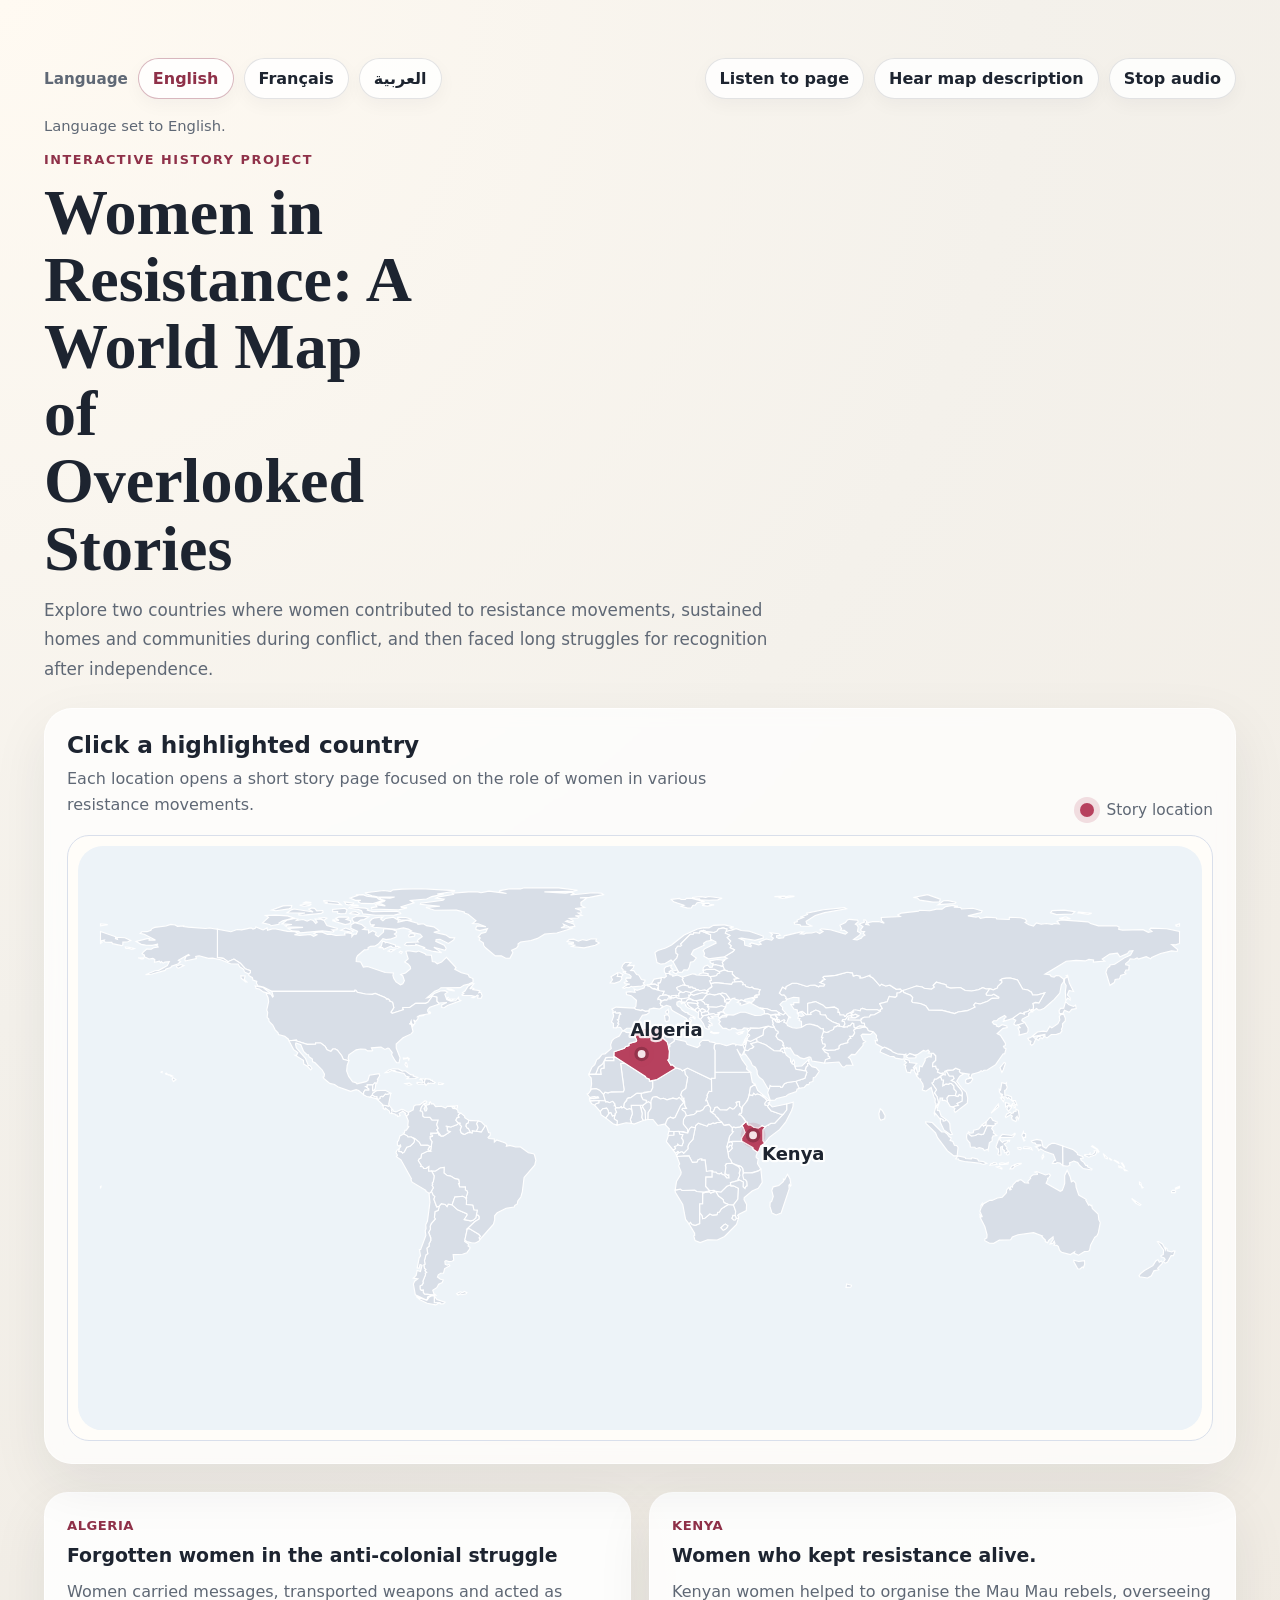
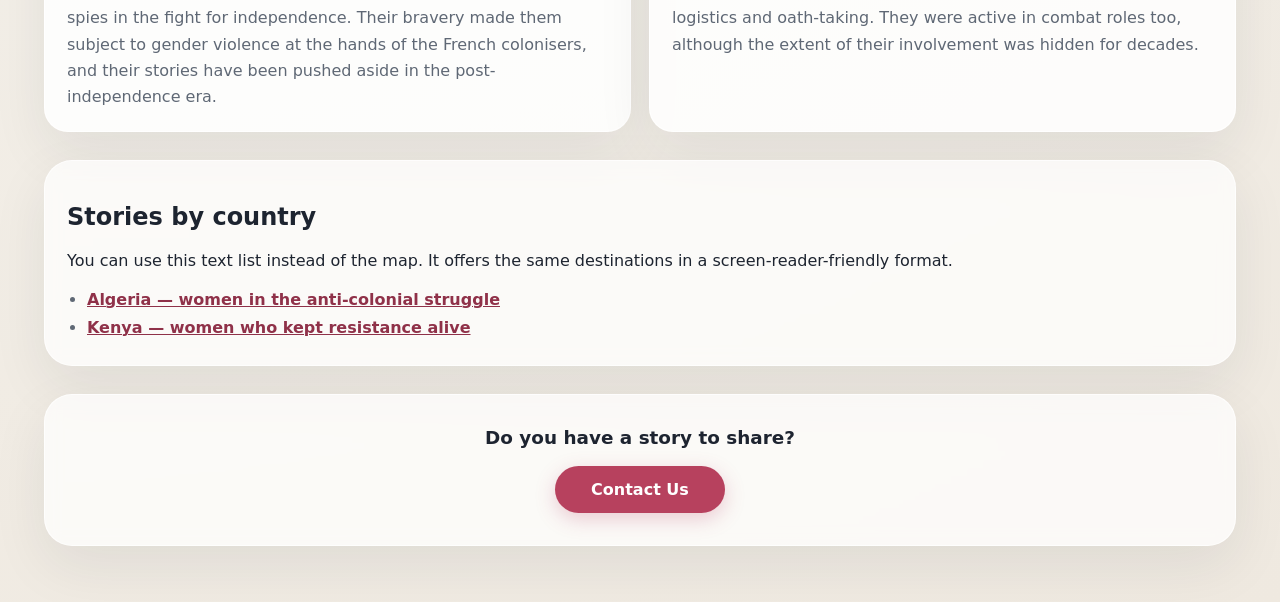
<file: index.html>
<!DOCTYPE html>
<html lang="en">
<head>
  <meta charset="UTF-8">
  <meta name="viewport" content="width=device-width, initial-scale=1.0">
  <title>Women in Resistance | World Map Stories</title>
  <link rel="stylesheet" href="styles.css">
</head>
<body data-page="index">
  <a class="skip-link" href="#main-content">Skip to main content</a>
  <div class="page-shell">
    <header class="hero">
      <div class="toolbar" aria-label="Accessibility and language controls">
        <div class="toolbar-group">
          <span class="toolbar-label" data-i18n="toolbar.language">Language</span>
          <button class="control-btn lang-btn" data-lang="en" aria-pressed="true">English</button>
          <button class="control-btn lang-btn" data-lang="fr" aria-pressed="false">Français</button>
          <button class="control-btn lang-btn" data-lang="ar" aria-pressed="false">العربية</button>
        </div>
        <div class="toolbar-group">
          <button class="control-btn tts-btn" type="button" data-i18n="toolbar.listen">Listen to page</button>
          <button class="control-btn map-desc-btn" type="button" data-i18n="toolbar.mapdesc">Hear map description</button>
          <button class="control-btn stop-tts-btn" type="button" data-i18n="toolbar.stop">Stop audio</button>
        </div>
      </div>
      <p class="status-note" aria-live="polite"></p>
      <div class="hero-copy">
        <p class="eyebrow" data-i18n="home.eyebrow">Interactive history project</p>
        <h1 data-i18n="home.title">Women in Resistance: A World Map of Overlooked Stories</h1>
        <p class="intro" data-i18n="home.intro">Explore two countries where women contributed to resistance movements, sustained homes and communities during conflict, and then faced long struggles for recognition after independence.</p>
    </header>

    <main class="content" id="main-content">
      <section class="map-panel">
        <div class="panel-head">
          <div>
            <h2 data-i18n="home.mapHeading">Click a highlighted country</h2>
            <p data-i18n="home.mapText">Each location opens a short story page focused on the role of women in various resistance movements.</p>
          </div>
          <div class="legend">
            <span><i class="legend-swatch"></i> <span data-i18n="home.legend">Story location</span></span>
          </div>
        </div>

        <div class="map-wrap">
          <svg class="world-map" viewBox="0 0 1000 520" role="img" aria-label="World map with Algeria and Kenya highlighted" aria-describedby="map-longdesc">
            <rect x="0" y="0" width="1000" height="520" rx="22" class="ocean"></rect>
            <g class="countries">
              <path class="country" d="M980.00,302.85 L980.00,304.15 L976.60,305.37 L976.26,304.37 L980.00,302.85 Z M973.79,306.35 L975.66,306.24 L976.58,307.01 L976.14,308.40 L973.02,308.44 L972.76,307.27 L973.79,306.35 Z M20.55,302.72 L20.22,304.00 L20.00,304.15 L20.00,302.85 L20.55,302.72 Z"/>
      <path class="country" d="M590.41,262.53 L600.53,268.26 L600.71,269.81 L604.54,272.47 L603.31,275.76 L603.47,277.27 L605.17,278.24 L604.50,282.63 L607.51,287.51 L605.39,289.06 L597.37,291.26 L592.16,290.72 L591.41,287.09 L589.97,285.11 L581.97,282.24 L580.53,278.88 L578.99,277.39 L578.24,272.00 L579.34,271.87 L582.01,268.96 L581.25,266.44 L582.02,266.10 L582.18,264.53 L581.12,263.03 L590.41,262.53 Z"/>
      <path class="country" d="M476.89,186.25 L476.83,190.98 L468.08,190.84 L468.17,197.67 L465.67,197.91 L465.02,199.28 L465.52,203.13 L455.08,203.11 L454.50,204.00 L454.61,202.87 L460.66,202.67 L462.96,196.82 L466.66,193.95 L467.92,190.58 L468.75,190.39 L469.62,188.31 L476.55,187.68 L476.89,186.25 Z"/>
      <path class="country" d="M172.43,129.33 L165.00,125.56 L160.17,124.45 L158.69,122.09 L159.07,120.45 L155.65,119.32 L155.19,117.17 L151.96,115.23 L151.90,113.86 L153.39,112.57 L153.31,110.89 L148.78,109.19 L144.39,104.24 L138.73,100.57 L133.46,102.92 L129.23,100.00 L124.01,99.18 L124.04,74.10 L135.99,76.27 L141.56,74.33 L145.52,74.65 L153.88,72.82 L155.71,73.92 L157.70,73.30 L158.30,72.04 L164.65,74.72 L168.20,72.91 L168.56,74.93 L172.84,73.72 L176.07,73.87 L186.39,75.97 L192.67,76.25 L196.27,77.60 L192.52,78.93 L197.34,79.50 L206.81,78.72 L209.65,80.32 L212.55,78.97 L209.83,77.84 L211.55,76.92 L216.93,76.53 L221.77,78.62 L224.74,78.41 L229.46,79.61 L237.48,79.25 L237.18,77.59 L239.55,77.12 L243.68,78.03 L243.66,80.55 L245.36,78.42 L247.51,78.50 L248.71,75.82 L242.74,73.09 L242.96,70.15 L246.11,68.21 L252.32,69.82 L255.95,72.82 L253.58,74.13 L258.54,74.67 L258.53,77.40 L262.09,75.31 L265.28,77.03 L264.49,79.00 L267.07,80.80 L271.80,76.57 L271.94,73.65 L279.67,74.24 L283.25,75.57 L283.41,76.89 L281.43,78.31 L283.31,79.74 L282.97,81.04 L277.75,82.90 L274.04,83.31 L271.28,82.51 L267.14,87.26 L264.05,89.07 L260.23,89.25 L258.12,90.37 L257.95,92.11 L254.84,92.44 L248.69,97.60 L247.66,99.71 L247.51,102.80 L251.43,103.25 L253.87,107.77 L257.61,107.24 L273.30,112.53 L280.61,112.94 L280.17,115.25 L281.00,117.93 L282.93,120.91 L286.90,123.44 L288.95,122.58 L290.39,119.83 L289.00,115.62 L287.12,114.22 L291.39,112.97 L295.89,109.24 L295.67,107.46 L293.86,105.19 L290.62,103.19 L293.77,100.39 L291.72,93.81 L293.57,93.20 L300.88,94.18 L303.09,93.48 L308.86,95.93 L309.67,96.97 L314.43,97.17 L315.23,102.78 L317.67,103.20 L319.60,104.77 L323.46,103.29 L327.78,99.11 L336.28,108.09 L335.20,109.76 L341.15,112.79 L347.11,114.33 L348.17,116.59 L351.32,117.95 L351.51,120.94 L347.66,122.88 L343.27,123.83 L339.91,126.02 L322.94,126.06 L320.70,127.97 L317.30,129.15 L310.39,135.14 L312.65,134.70 L316.93,131.20 L322.53,128.98 L326.52,128.71 L328.88,130.02 L326.36,131.81 L328.07,136.70 L331.54,138.03 L335.94,137.64 L338.62,134.65 L338.80,136.58 L340.53,137.55 L328.68,141.96 L325.70,143.88 L323.67,143.68 L323.57,141.43 L328.20,139.22 L320.97,139.63 L319.22,138.13 L319.23,134.49 L315.37,133.47 L311.57,138.77 L309.32,139.98 L300.35,140.00 L295.15,143.66 L290.08,143.67 L288.88,144.09 L289.50,145.70 L280.16,148.87 L278.29,148.06 L280.97,143.81 L279.86,139.07 L277.09,137.82 L277.41,137.35 L275.62,135.97 L274.39,136.16 L273.66,134.93 L264.33,131.19 L261.94,131.95 L255.63,131.63 L248.46,130.21 L247.15,128.30 L246.25,128.31 L246.24,129.33 L172.43,129.33 Z M276.02,93.46 L278.00,92.23 L281.66,92.25 L278.48,94.24 L276.02,93.46 Z M287.26,65.86 L284.33,64.44 L284.44,63.48 L291.83,63.59 L296.43,65.06 L296.66,65.80 L287.26,65.86 Z M285.83,94.44 L286.85,93.64 L288.62,94.24 L287.58,95.65 L285.83,94.44 Z M250.37,60.05 L248.91,61.09 L241.81,60.19 L243.23,58.99 L247.06,58.27 L250.37,60.05 Z M249.76,53.28 L243.55,53.19 L242.84,52.44 L248.21,52.48 L249.76,53.28 Z M236.98,49.67 L245.18,50.88 L244.45,51.85 L240.51,52.40 L238.34,51.78 L236.98,49.67 Z M264.93,61.62 L253.54,60.43 L252.29,57.65 L249.62,56.48 L241.01,55.33 L242.01,54.24 L255.72,55.26 L258.02,56.13 L257.41,57.14 L262.17,58.37 L283.66,58.10 L286.51,59.10 L287.11,60.20 L281.47,61.49 L264.93,61.62 Z M203.29,51.59 L207.05,52.01 L206.17,52.81 L201.20,53.58 L197.24,52.71 L203.29,51.59 Z M202.67,49.73 L207.56,50.39 L199.89,50.91 L202.67,49.73 Z M352.25,122.43 L348.54,127.17 L350.29,126.27 L352.08,126.84 L351.14,127.77 L357.40,128.67 L356.57,130.62 L358.44,130.17 L359.61,133.24 L358.48,135.59 L355.52,135.18 L356.10,133.00 L355.36,132.66 L352.26,134.97 L350.67,134.88 L352.56,133.63 L350.00,132.98 L341.96,133.06 L341.55,132.27 L343.21,131.33 L342.05,130.60 L344.29,129.00 L347.04,124.75 L351.01,122.31 L352.25,122.43 Z M274.76,85.68 L282.29,88.12 L282.52,89.39 L284.49,89.18 L286.39,90.06 L284.02,90.90 L279.87,90.26 L278.38,89.06 L271.94,91.86 L271.02,90.30 L267.41,90.56 L269.73,89.24 L270.98,84.70 L272.90,84.91 L273.40,86.09 L274.76,85.68 Z M284.67,67.83 L292.47,66.00 L302.06,68.62 L302.40,69.78 L307.35,69.18 L310.13,70.88 L316.57,71.93 L321.42,75.50 L316.52,76.75 L327.03,79.07 L330.87,81.52 L335.06,81.70 L334.23,83.57 L329.55,86.67 L322.08,82.97 L318.63,83.30 L318.29,84.83 L325.81,88.31 L327.55,90.95 L326.63,92.87 L316.58,90.01 L323.56,94.85 L316.33,93.79 L310.60,92.24 L307.37,90.94 L308.30,90.19 L300.44,87.52 L300.48,88.30 L292.77,88.72 L290.52,87.81 L292.27,85.84 L302.77,85.45 L301.88,84.50 L302.81,83.17 L306.26,80.57 L304.50,78.48 L295.02,76.28 L296.72,75.61 L293.90,73.95 L289.45,72.89 L283.19,74.02 L263.52,72.24 L261.30,71.30 L264.09,70.08 L260.30,70.07 L259.45,67.37 L261.50,64.99 L264.24,63.90 L271.13,63.19 L269.17,64.91 L271.27,66.58 L273.73,64.43 L280.49,63.33 L285.07,66.09 L284.67,67.83 Z M247.99,62.31 L253.55,62.40 L258.64,63.05 L254.66,65.42 L251.48,65.94 L248.62,67.93 L245.57,67.83 L243.91,65.49 L243.95,64.17 L247.99,62.31 Z M172.39,57.02 L182.39,53.30 L190.14,52.95 L189.77,54.99 L187.72,55.92 L176.00,57.60 L172.39,57.02 Z M144.85,115.55 L148.67,115.68 L147.87,118.71 L150.19,120.85 L149.13,120.85 L145.19,117.57 L144.85,115.55 Z M218.69,48.53 L231.13,49.87 L234.21,52.25 L219.53,50.99 L222.11,50.19 L218.88,49.55 L218.69,48.53 Z M170.64,130.64 L169.30,131.01 L164.92,129.80 L161.25,127.16 L158.51,126.68 L157.71,124.61 L164.65,125.88 L170.64,130.64 Z M175.90,61.47 L186.52,62.17 L191.97,64.07 L182.08,66.61 L178.77,68.48 L178.77,69.64 L171.75,70.93 L170.35,69.76 L164.19,68.35 L169.49,63.52 L166.89,61.89 L175.90,61.47 Z M212.48,57.75 L217.65,57.41 L218.12,58.72 L216.50,59.99 L200.74,61.55 L196.68,61.62 L196.34,60.75 L201.88,59.57 L186.11,59.41 L189.74,56.80 L192.25,56.06 L209.15,58.74 L205.34,56.19 L207.78,55.22 L210.54,55.52 L212.48,57.75 Z M215.94,65.13 L218.93,66.21 L221.43,70.69 L230.72,73.27 L230.43,74.44 L226.05,74.66 L227.75,75.68 L226.85,76.66 L217.44,75.52 L197.83,77.24 L196.39,75.98 L190.38,75.55 L187.09,73.44 L200.22,72.36 L185.59,71.89 L184.18,70.91 L190.37,69.84 L181.59,69.18 L185.69,66.12 L192.83,64.49 L195.55,65.01 L194.22,66.26 L200.16,65.45 L203.87,66.80 L206.88,65.44 L209.32,66.31 L211.50,68.93 L212.84,67.83 L210.94,65.09 L215.94,65.13 Z M232.16,66.12 L229.23,64.37 L232.38,63.08 L240.32,63.31 L241.01,64.08 L238.52,65.36 L242.56,66.51 L242.08,68.91 L237.71,69.94 L226.67,66.64 L226.72,65.79 L232.16,66.12 Z M214.83,64.11 L219.31,63.63 L221.33,64.21 L218.99,65.97 L214.83,64.11 Z M237.33,55.41 L239.37,56.65 L238.24,60.00 L233.84,60.27 L230.98,59.85 L231.03,58.29 L226.66,58.50 L226.49,56.44 L237.33,55.41 Z M242.11,46.25 L248.54,44.06 L247.37,43.45 L253.57,43.31 L256.98,44.74 L265.84,45.81 L267.95,47.57 L271.16,48.43 L262.57,51.23 L252.33,51.08 L249.46,50.00 L249.50,49.03 L251.61,48.32 L246.74,48.34 L242.11,46.25 Z M255.77,41.62 L272.00,39.59 L278.19,40.48 L280.21,39.04 L288.52,38.32 L305.78,38.04 L335.07,39.66 L334.95,40.37 L319.58,42.66 L325.39,42.65 L314.75,45.02 L310.19,47.20 L294.91,48.47 L298.59,48.81 L296.75,49.28 L298.95,50.60 L287.31,54.11 L287.68,54.71 L292.24,54.61 L292.30,55.26 L285.17,56.86 L261.36,56.07 L261.02,54.79 L265.95,54.19 L264.64,52.27 L273.40,53.23 L269.76,51.52 L265.43,51.01 L272.32,49.34 L273.08,48.41 L269.31,47.37 L268.18,46.00 L277.58,46.40 L281.74,45.43 L266.40,45.29 L261.69,44.38 L256.35,42.53 L255.77,41.62 Z M299.42,80.15 L294.70,81.07 L294.04,79.77 L295.17,78.27 L297.61,77.90 L299.69,78.64 L299.42,80.15 Z M238.08,72.95 L244.94,75.71 L243.28,76.65 L233.87,74.93 L238.08,72.95 Z M327.95,127.01 L332.38,127.45 L335.18,129.05 L330.43,128.26 L327.95,127.01 Z M329.29,134.57 L330.23,135.87 L334.63,136.15 L332.34,137.42 L328.95,136.29 L328.29,135.39 L329.29,134.57 Z"/>
      <path class="country" d="M172.43,129.33 L246.24,129.33 L246.25,128.31 L247.15,128.30 L248.46,130.21 L255.63,131.63 L261.94,131.95 L264.33,131.19 L273.66,134.93 L274.39,136.16 L275.62,135.97 L277.41,137.35 L277.09,137.82 L279.86,139.07 L280.97,143.81 L278.35,147.79 L279.49,148.87 L289.50,145.70 L288.88,144.09 L290.08,143.67 L295.15,143.66 L300.35,140.00 L309.32,139.98 L311.57,138.77 L315.37,133.47 L319.23,134.49 L319.22,138.13 L321.43,140.51 L313.02,143.51 L311.16,145.69 L311.13,147.11 L312.01,148.52 L313.12,148.59 L312.84,147.61 L313.64,148.21 L313.43,148.97 L303.44,150.85 L308.15,150.85 L302.79,151.33 L301.98,152.07 L302.77,152.19 L302.19,154.11 L300.25,156.16 L298.59,154.67 L299.85,157.59 L297.49,160.75 L298.07,158.83 L296.71,157.82 L296.40,155.60 L295.89,156.75 L296.46,158.44 L294.69,158.03 L296.53,158.89 L298.06,165.20 L296.36,167.18 L289.17,170.68 L283.10,176.16 L283.16,179.91 L286.52,188.32 L285.65,192.78 L283.54,192.80 L282.11,191.01 L279.05,185.64 L279.60,183.87 L276.77,180.17 L275.73,179.76 L273.04,180.97 L269.60,178.93 L261.08,179.57 L262.09,181.89 L261.58,182.24 L257.65,182.27 L255.66,180.86 L251.40,180.58 L247.49,181.39 L240.96,185.79 L240.32,188.83 L240.96,191.01 L239.92,191.09 L235.95,189.68 L234.61,186.56 L230.78,181.65 L228.90,180.59 L226.72,180.64 L225.04,182.75 L222.83,181.95 L221.45,181.14 L219.90,178.28 L215.98,175.32 L211.36,175.32 L211.35,176.42 L203.94,176.44 L193.83,173.27 L194.08,172.74 L187.66,173.24 L187.21,171.88 L183.95,169.26 L178.34,167.71 L178.02,166.25 L175.43,163.57 L173.30,159.24 L170.06,156.13 L169.69,153.95 L168.27,152.50 L168.76,148.00 L167.91,145.96 L169.60,138.60 L169.12,135.03 L167.50,131.51 L167.82,130.99 L171.68,131.89 L173.10,134.41 L173.76,133.71 L172.43,129.33 Z M84.37,205.95 L87.18,207.98 L84.83,209.56 L83.80,207.46 L84.37,205.95 Z M84.01,204.63 L82.89,205.14 L82.11,204.20 L82.37,203.97 L84.01,204.63 Z M80.67,203.41 L81.90,203.82 L80.47,203.74 L80.67,203.41 Z M78.60,202.09 L79.59,203.14 L79.45,203.29 L78.33,203.17 L77.89,202.46 L78.60,202.09 Z M75.02,200.76 L74.76,201.65 L73.87,201.16 L74.41,200.70 L75.02,200.76 Z M53.45,99.43 L58.20,99.22 L58.46,100.24 L56.82,100.65 L53.45,99.43 Z M91.39,105.42 L94.29,106.42 L89.32,108.71 L87.96,108.02 L87.54,106.77 L91.39,105.42 Z M124.04,74.10 L124.01,99.18 L129.23,100.00 L133.46,102.92 L138.73,100.57 L144.39,104.24 L148.78,109.19 L153.31,110.89 L153.39,112.57 L151.90,113.86 L148.09,112.01 L147.33,109.68 L143.90,107.52 L142.46,105.01 L135.66,104.77 L127.02,101.23 L119.80,99.77 L116.11,100.00 L107.70,97.64 L104.74,98.21 L105.29,100.06 L95.42,102.25 L95.04,100.68 L96.24,98.06 L99.07,97.24 L98.34,96.57 L89.28,101.73 L91.23,103.03 L88.71,104.94 L83.18,106.87 L82.52,108.05 L78.35,109.43 L77.51,110.68 L65.15,114.16 L60.15,114.47 L68.52,110.95 L71.83,110.65 L76.84,107.96 L79.41,106.48 L81.22,102.88 L77.29,103.23 L75.84,104.20 L74.10,102.85 L73.38,103.81 L72.39,102.48 L68.08,103.54 L68.34,100.98 L66.62,100.03 L63.15,100.54 L59.08,98.65 L59.06,97.14 L57.01,96.00 L58.04,94.47 L61.17,91.61 L65.15,91.84 L67.31,90.55 L71.27,89.96 L70.78,88.74 L69.29,88.26 L71.26,87.23 L65.98,88.43 L60.10,88.14 L56.20,87.50 L51.71,84.88 L61.40,82.46 L63.59,82.46 L63.23,83.79 L68.86,83.69 L58.96,78.55 L55.29,77.71 L56.79,76.31 L61.52,76.23 L64.88,75.01 L65.52,73.71 L68.24,72.44 L78.35,71.13 L82.45,69.71 L86.49,70.27 L88.42,71.48 L94.11,71.12 L93.95,71.73 L98.03,72.19 L113.55,73.36 L117.09,72.93 L124.04,74.10 Z M42.05,89.91 L45.36,90.15 L50.16,91.21 L47.92,92.06 L44.88,91.00 L42.53,91.15 L42.05,89.91 Z"/>
      <path class="country" d="M732.96,128.76 L730.93,130.54 L728.72,130.78 L728.59,133.46 L727.10,134.66 L721.81,133.79 L719.89,138.56 L713.24,140.22 L715.64,144.85 L713.81,145.55 L714.03,147.07 L711.05,145.72 L701.70,145.66 L697.90,144.54 L696.39,145.09 L695.97,146.66 L689.83,146.12 L689.23,147.29 L684.19,149.64 L683.02,151.55 L682.03,151.57 L681.30,150.30 L677.90,150.22 L677.36,148.03 L676.06,148.01 L676.26,145.34 L673.07,143.39 L665.37,143.99 L662.82,141.58 L656.01,138.44 L649.14,140.01 L649.25,149.84 L647.88,149.97 L644.21,147.14 L640.01,148.58 L640.00,145.89 L636.91,144.98 L634.15,141.04 L636.74,141.29 L636.85,139.34 L641.44,139.31 L641.45,135.06 L636.51,134.54 L630.94,136.27 L629.58,135.84 L629.85,134.46 L628.15,132.68 L626.17,132.76 L623.91,130.95 L626.80,125.45 L629.54,127.00 L629.87,125.05 L635.38,122.15 L639.54,122.08 L648.58,125.01 L651.41,123.88 L655.64,123.83 L659.05,125.21 L659.82,124.42 L663.57,124.54 L664.23,123.27 L659.91,121.44 L662.47,120.14 L661.97,119.41 L664.53,118.72 L662.61,116.89 L663.83,115.98 L673.81,115.06 L684.18,112.31 L688.97,112.88 L689.81,115.64 L692.60,115.00 L696.02,115.91 L695.80,117.36 L698.36,117.21 L705.04,114.69 L704.07,115.53 L707.47,117.59 L713.43,124.36 L714.85,122.96 L718.52,124.50 L722.35,123.82 L728.11,127.49 L731.54,127.13 L732.96,128.76 Z"/>
      <path class="country" d="M649.25,149.84 L649.14,140.01 L656.01,138.44 L662.82,141.58 L665.37,143.99 L673.07,143.39 L676.26,145.34 L676.06,148.01 L677.36,148.03 L677.90,150.22 L681.30,150.30 L682.03,151.57 L683.02,151.55 L684.19,149.64 L689.23,147.29 L690.02,147.55 L687.79,149.28 L689.75,150.28 L691.65,149.62 L694.81,151.02 L691.40,152.94 L688.27,152.75 L688.44,150.77 L684.88,151.39 L682.76,154.58 L680.54,154.45 L679.85,155.63 L681.80,156.26 L682.38,158.25 L680.88,160.95 L677.38,160.37 L677.46,158.73 L671.12,156.29 L666.33,153.19 L665.02,150.44 L661.24,150.08 L660.22,149.53 L659.94,147.41 L656.34,146.00 L651.82,148.46 L652.26,149.81 L649.25,149.84 Z"/>
      <path class="country" d="M876.00,266.93 L885.56,270.30 L888.88,273.00 L889.29,274.57 L893.73,276.22 L894.38,277.64 L891.92,277.92 L892.51,279.70 L894.89,281.45 L896.62,284.28 L898.15,284.19 L898.04,285.37 L902.14,287.45 L901.84,288.22 L894.43,287.01 L890.85,283.85 L889.46,281.51 L885.98,280.35 L882.10,281.99 L882.44,283.95 L880.34,284.87 L876.09,284.31 L876.00,266.93 Z M907.04,269.76 L908.37,272.00 L907.54,272.71 L906.42,270.11 L901.77,267.31 L902.51,266.67 L907.04,269.76 Z M905.29,274.61 L899.23,276.84 L895.52,275.33 L895.74,274.50 L899.59,274.68 L900.37,273.34 L900.63,274.75 L902.15,274.55 L904.39,272.69 L904.10,271.11 L905.70,271.06 L906.18,272.98 L905.29,274.61 Z M912.04,273.70 L916.05,277.44 L915.68,278.19 L913.78,277.43 L912.04,273.70 Z"/>
      <path class="country" d="M876.00,266.93 L876.09,284.31 L873.72,282.13 L871.01,281.59 L870.35,282.35 L866.97,282.43 L868.10,280.26 L869.78,279.52 L867.81,274.38 L860.44,271.90 L856.43,269.44 L854.62,270.97 L854.01,268.83 L851.97,267.52 L856.75,266.61 L856.52,265.91 L852.62,265.90 L851.56,264.31 L849.18,263.82 L848.05,262.50 L853.01,260.99 L857.29,262.08 L858.46,267.38 L861.22,268.98 L863.45,266.15 L866.51,264.54 L868.88,264.54 L876.00,266.93 Z M833.25,283.71 L833.57,285.05 L831.83,287.04 L829.23,287.31 L830.61,284.77 L833.25,283.71 Z M857.89,278.39 L857.63,276.38 L858.67,274.52 L859.27,276.57 L857.89,278.39 Z M814.35,248.97 L812.84,251.37 L814.80,253.90 L814.34,255.13 L817.32,257.59 L814.16,257.91 L813.28,259.73 L813.39,262.14 L810.83,263.97 L809.73,270.70 L809.34,269.75 L806.31,270.95 L805.25,269.32 L802.02,268.32 L798.85,269.28 L797.88,267.99 L793.93,267.82 L793.52,264.25 L790.91,261.23 L790.54,258.89 L790.85,256.42 L792.44,254.65 L792.88,256.43 L794.70,257.94 L798.13,257.59 L800.96,256.01 L803.48,256.75 L805.66,256.18 L808.97,248.52 L814.35,248.97 Z M841.70,267.58 L847.92,268.25 L848.89,270.29 L846.64,269.19 L841.06,269.05 L841.70,267.58 Z M838.33,270.11 L836.49,269.62 L835.97,268.47 L838.67,268.34 L839.33,269.22 L838.33,270.11 Z M841.15,254.20 L841.34,255.66 L842.92,255.89 L843.17,256.98 L843.03,259.31 L841.65,259.05 L841.25,260.67 L842.35,262.08 L841.60,262.40 L839.73,257.30 L841.15,254.20 Z M822.36,256.51 L830.87,257.55 L833.51,255.62 L833.97,256.21 L831.83,258.86 L829.83,259.37 L820.49,259.37 L820.11,261.39 L822.50,263.76 L823.94,262.55 L828.91,261.64 L828.69,262.87 L827.53,262.48 L826.37,264.04 L824.02,265.08 L826.55,268.50 L826.06,269.41 L828.46,272.49 L828.43,274.24 L827.01,275.03 L825.96,274.09 L827.25,271.90 L824.64,272.94 L823.97,272.20 L824.32,271.17 L822.40,269.61 L822.59,267.01 L820.81,267.82 L821.15,274.74 L819.46,275.13 L818.31,274.35 L819.08,271.89 L818.66,269.32 L817.54,269.30 L816.71,267.47 L819.54,259.59 L822.36,256.51 Z M821.91,287.31 L817.25,285.49 L819.73,284.96 L822.07,286.59 L821.91,287.31 Z M821.91,281.97 L825.35,282.56 L827.74,281.58 L827.35,283.07 L819.80,283.49 L819.79,282.52 L821.91,281.97 Z M814.40,281.59 L817.01,282.08 L817.67,283.22 L811.31,284.09 L812.22,282.55 L813.69,282.53 L814.40,281.59 Z M789.30,277.13 L789.66,278.07 L794.77,278.34 L795.36,277.24 L800.31,278.52 L801.28,280.25 L805.28,280.74 L808.55,282.32 L805.51,283.34 L802.57,282.26 L788.74,280.71 L783.88,279.61 L783.41,278.47 L780.97,278.27 L782.80,275.72 L789.30,277.13 Z M778.32,262.89 L779.70,266.24 L781.66,266.48 L782.96,268.16 L782.18,275.61 L779.23,275.66 L773.56,271.25 L764.70,259.51 L762.94,255.14 L754.35,246.74 L754.11,245.39 L759.96,246.01 L768.38,254.40 L771.09,254.44 L773.33,256.27 L774.87,258.50 L776.90,259.72 L775.83,261.90 L778.32,262.89 Z"/>
      <path class="country" d="M316.98,400.36 L319.33,403.60 L326.53,405.87 L325.33,407.20 L322.80,407.33 L321.44,406.39 L316.98,406.32 L316.98,400.36 Z M346.33,340.58 L344.01,351.82 L347.40,354.10 L347.03,355.94 L348.70,357.10 L348.56,358.40 L346.00,361.82 L342.05,363.25 L333.77,363.54 L334.28,368.47 L332.68,369.41 L329.95,369.78 L327.38,368.81 L326.35,369.50 L326.72,372.15 L328.52,372.96 L329.98,372.12 L330.78,373.50 L326.18,375.99 L325.16,380.10 L322.64,380.11 L320.55,381.47 L319.79,383.47 L322.41,385.42 L324.96,385.96 L324.04,388.36 L320.89,389.86 L319.16,392.99 L315.63,395.29 L316.49,398.06 L318.27,399.60 L308.23,398.69 L307.12,397.14 L307.17,395.14 L305.40,395.31 L304.46,394.34 L304.23,391.52 L306.27,390.34 L307.12,388.65 L306.81,387.30 L309.19,381.50 L308.91,379.93 L310.07,379.42 L308.55,377.89 L309.43,376.77 L308.23,375.76 L307.60,372.68 L308.68,372.14 L308.22,368.89 L309.56,363.78 L311.16,362.81 L310.34,357.75 L312.36,356.01 L312.30,353.79 L313.82,351.18 L313.83,348.73 L311.91,343.64 L313.55,340.90 L313.30,338.31 L314.25,335.89 L317.88,331.73 L317.08,330.69 L317.55,325.38 L320.46,324.07 L321.05,320.63 L323.27,318.22 L326.76,318.87 L328.33,320.79 L329.37,318.65 L332.41,318.76 L337.74,323.68 L345.93,327.10 L346.31,328.28 L343.68,332.33 L349.37,333.46 L351.48,333.03 L353.90,330.99 L354.33,328.64 L355.65,328.13 L356.99,329.67 L356.94,331.80 L352.90,334.35 L346.33,340.58 Z"/>
      <path class="country" d="M316.98,400.36 L316.98,406.32 L321.44,406.39 L318.27,408.30 L310.65,406.81 L304.57,403.89 L300.90,400.90 L310.38,404.20 L312.62,401.15 L315.08,400.05 L316.98,400.36 Z M314.43,306.88 L316.09,310.62 L317.49,311.75 L316.65,314.33 L319.12,320.99 L321.05,320.63 L321.37,321.30 L320.46,324.07 L317.55,325.38 L317.08,330.69 L317.88,331.73 L314.25,335.89 L313.30,338.31 L313.55,340.90 L311.91,343.64 L313.83,348.73 L313.82,351.18 L312.30,353.79 L312.36,356.01 L310.34,357.75 L311.16,362.81 L309.56,363.78 L308.22,368.89 L308.68,372.14 L307.60,372.68 L308.23,375.76 L309.43,376.77 L308.55,377.89 L310.07,379.42 L308.91,379.93 L309.19,381.50 L306.81,387.30 L307.12,388.65 L306.27,390.34 L304.23,391.52 L304.46,394.34 L305.40,395.31 L307.17,395.14 L307.12,397.14 L308.23,398.69 L317.14,399.47 L314.77,399.45 L311.08,401.06 L310.65,403.56 L309.52,403.62 L300.14,399.37 L298.38,389.80 L299.51,387.23 L302.33,385.17 L298.28,384.39 L300.82,382.04 L301.73,377.61 L304.69,378.55 L306.09,373.02 L304.30,372.31 L303.46,375.64 L301.78,375.27 L303.53,366.51 L304.75,364.69 L303.77,359.08 L304.89,359.00 L309.50,346.45 L308.88,342.46 L309.68,340.26 L309.36,336.96 L310.92,333.71 L313.09,317.05 L312.34,308.93 L314.43,306.88 Z"/>
      <path class="country" d="M577.40,267.57 L578.99,277.39 L580.53,278.88 L581.97,282.24 L576.63,282.74 L575.87,284.44 L576.46,285.62 L575.66,291.45 L578.24,292.96 L578.98,292.48 L579.20,295.35 L577.16,295.33 L575.08,292.73 L573.04,292.35 L572.44,290.96 L570.81,291.80 L568.67,291.43 L567.78,290.22 L564.84,290.03 L564.69,289.21 L559.08,289.56 L557.94,279.44 L554.71,279.47 L554.94,278.50 L553.58,278.51 L551.78,279.08 L550.71,281.30 L546.59,281.52 L543.54,275.67 L532.86,276.27 L532.49,275.44 L533.68,273.31 L536.27,272.00 L537.72,272.03 L538.89,273.25 L542.68,269.43 L542.59,267.23 L543.75,264.64 L547.04,261.13 L549.45,248.80 L551.91,246.58 L559.75,249.26 L560.91,247.44 L562.13,247.71 L565.09,246.38 L567.01,246.86 L568.40,245.98 L573.00,246.04 L574.61,248.24 L575.81,248.57 L579.24,247.73 L582.22,250.64 L582.06,253.76 L583.13,254.12 L579.67,258.41 L577.40,267.57 Z"/>
      <path class="country" d="M610.89,264.49 L609.31,262.29 L609.28,252.57 L612.34,248.71 L614.05,248.66 L616.43,246.78 L619.90,246.66 L630.50,234.80 L630.53,229.57 L636.30,227.93 L636.12,231.62 L634.81,235.47 L629.59,245.76 L624.17,252.39 L615.03,259.22 L610.89,264.49 Z"/>
      <a href="stories/kenya.html" aria-label="Kenya story"><path class="country highlight" data-country="Kenya" d="M604.54,272.47 L600.71,269.81 L600.53,268.26 L590.41,262.53 L590.38,259.71 L593.43,254.92 L590.68,248.67 L594.13,245.32 L595.51,245.76 L595.51,247.26 L596.42,248.14 L598.28,248.14 L601.66,250.40 L605.49,250.87 L608.72,248.65 L609.79,249.55 L611.61,249.55 L609.28,252.57 L609.31,262.29 L610.89,264.49 L607.37,266.86 L605.61,271.59 L604.54,272.47 Z"/></a>
      <path class="country" d="M565.51,238.06 L563.48,236.89 L562.56,236.12 L562.81,233.10 L561.27,231.43 L559.43,226.28 L558.50,226.43 L560.03,222.42 L559.48,221.80 L561.40,218.18 L563.70,218.37 L563.60,206.67 L566.67,206.66 L566.67,201.33 L598.31,201.33 L599.95,210.36 L602.43,212.00 L598.27,214.78 L596.72,223.83 L592.62,230.91 L591.35,231.65 L590.60,236.84 L589.93,232.47 L588.55,231.41 L588.55,227.52 L587.32,227.34 L585.53,228.07 L586.40,230.45 L583.61,233.84 L582.23,234.11 L579.99,232.56 L577.24,234.94 L571.34,234.75 L568.78,232.24 L566.85,232.60 L565.43,236.22 L563.70,237.01 L565.51,238.06 Z"/>
      <path class="country" d="M563.57,207.79 L563.70,218.37 L561.40,218.18 L559.48,221.80 L560.03,222.42 L558.50,226.43 L559.43,226.28 L560.97,230.29 L557.93,231.82 L556.00,234.73 L553.49,235.97 L550.17,236.05 L550.43,236.98 L547.91,238.96 L540.75,240.21 L541.16,239.49 L539.95,236.54 L537.21,234.53 L537.79,233.28 L541.25,233.38 L539.80,230.96 L538.92,224.45 L537.21,224.39 L537.22,222.68 L536.11,221.69 L537.26,218.18 L540.66,215.66 L542.41,205.63 L540.26,203.18 L539.60,199.03 L542.30,197.57 L563.57,207.79 Z"/>
      <path class="country" d="M308.77,207.43 L308.80,209.91 L308.15,210.35 L308.78,211.88 L302.87,211.92 L301.45,211.09 L301.68,210.23 L306.15,210.81 L307.11,210.22 L305.91,208.04 L304.23,207.63 L304.83,206.89 L308.77,207.43 Z"/>
      <path class="country" d="M309.60,213.07 L308.15,210.35 L309.10,206.97 L313.46,207.61 L313.95,208.55 L315.41,208.50 L315.32,209.29 L317.82,210.37 L316.83,211.45 L313.46,210.86 L311.95,211.51 L311.55,210.86 L309.60,213.07 Z"/>
      <path class="country" d="M976.60,70.40 L980.00,69.29 L980.00,71.11 L977.08,71.25 L976.60,70.40 Z M630.94,136.27 L629.72,137.85 L627.14,138.29 L624.49,141.04 L626.91,143.57 L626.65,145.37 L629.56,148.51 L627.51,150.26 L622.07,147.75 L621.25,146.66 L617.15,146.52 L613.05,144.75 L606.55,144.17 L597.80,139.35 L599.74,138.92 L601.95,136.69 L600.46,135.64 L604.39,134.55 L604.32,133.96 L601.93,134.39 L602.01,133.21 L605.97,132.27 L605.80,129.91 L606.85,127.73 L601.36,126.89 L599.72,125.64 L597.67,126.07 L594.28,125.13 L593.39,123.45 L591.27,123.32 L591.71,121.95 L590.01,120.44 L584.76,121.06 L583.48,118.47 L587.18,117.73 L584.62,116.55 L582.02,113.84 L582.33,111.86 L578.32,111.55 L575.14,110.22 L574.05,107.35 L572.77,106.73 L573.91,105.89 L573.12,103.40 L575.02,101.86 L574.62,101.40 L577.65,99.93 L574.85,98.66 L583.04,93.71 L584.04,92.35 L580.10,90.53 L581.19,88.79 L578.79,86.80 L580.58,84.52 L577.48,81.48 L579.94,79.47 L575.86,77.69 L576.25,75.83 L585.69,73.58 L590.07,75.20 L597.37,75.83 L609.49,80.11 L609.67,81.89 L602.35,84.00 L590.45,81.97 L588.49,82.31 L592.84,84.27 L593.18,88.23 L598.70,89.73 L599.05,88.44 L597.44,87.29 L599.14,86.28 L605.58,87.94 L607.83,87.29 L606.03,85.34 L612.25,82.73 L617.20,83.82 L618.75,81.98 L616.53,80.39 L617.83,78.80 L615.87,77.14 L623.33,78.00 L624.86,79.49 L621.48,79.82 L621.50,81.31 L623.60,82.22 L627.72,81.64 L628.37,79.94 L643.25,76.38 L645.26,76.51 L642.63,78.13 L645.94,78.41 L647.85,77.50 L652.85,77.42 L656.81,76.32 L659.84,77.92 L662.87,76.16 L660.08,74.61 L661.47,73.73 L669.34,74.54 L682.70,78.42 L684.48,77.02 L681.69,75.05 L678.48,74.79 L679.36,73.52 L677.85,70.59 L682.77,68.17 L684.52,65.75 L686.51,65.23 L693.57,65.93 L694.12,67.41 L691.59,69.58 L693.25,70.43 L694.11,72.29 L693.51,75.94 L696.45,77.58 L695.30,79.36 L690.08,83.15 L693.13,83.54 L697.12,81.89 L697.83,80.58 L700.14,79.31 L698.58,77.79 L699.83,76.03 L696.91,75.81 L696.27,74.33 L698.40,71.65 L694.94,69.47 L699.71,67.68 L699.09,65.78 L700.42,65.72 L701.82,67.20 L700.77,69.77 L703.62,70.26 L702.41,68.34 L706.87,67.29 L712.41,67.15 L717.33,68.67 L714.96,66.45 L714.70,63.60 L731.53,62.83 L729.36,61.44 L732.44,59.69 L747.73,57.94 L748.62,57.21 L757.81,57.56 L763.79,56.14 L768.69,56.19 L771.98,53.90 L778.27,52.81 L782.84,53.67 L779.21,54.33 L785.25,54.74 L785.97,56.05 L796.21,55.44 L804.36,57.74 L803.69,59.13 L791.73,62.19 L798.98,63.23 L801.39,62.73 L802.75,64.44 L808.18,63.33 L816.74,63.77 L817.39,65.01 L828.54,65.41 L828.69,63.37 L838.60,63.83 L842.91,65.23 L844.14,66.94 L842.56,68.05 L845.91,70.15 L850.10,71.23 L852.68,68.44 L856.95,69.64 L861.50,68.92 L866.66,69.74 L868.62,68.99 L872.99,69.37 L871.06,66.89 L874.58,65.73 L898.67,67.47 L900.94,69.05 L907.92,71.09 L923.99,71.02 L926.21,72.12 L925.89,74.07 L929.17,74.83 L947.56,74.45 L952.21,76.82 L955.51,75.96 L953.36,74.26 L954.54,73.07 L968.60,73.66 L980.00,76.10 L980.00,86.72 L976.55,87.91 L973.10,87.71 L978.32,92.05 L977.94,93.86 L972.97,93.27 L963.15,95.59 L955.20,99.10 L954.22,100.32 L950.40,98.47 L943.45,100.56 L942.24,99.57 L939.67,100.72 L936.10,100.35 L935.25,102.10 L932.05,104.68 L932.14,105.76 L935.18,106.36 L934.82,110.24 L932.35,110.34 L931.20,112.57 L932.31,113.72 L927.65,115.08 L926.72,118.13 L922.75,118.78 L921.95,121.49 L918.11,123.97 L914.49,112.32 L915.77,108.62 L918.02,107.03 L918.16,105.78 L922.30,105.18 L931.66,99.09 L936.45,96.96 L938.60,93.20 L935.36,93.42 L933.75,95.62 L926.99,98.55 L924.81,95.27 L917.92,96.17 L911.25,100.64 L913.45,102.28 L903.38,103.25 L903.57,101.32 L899.42,100.92 L896.12,102.23 L887.97,101.77 L879.19,102.56 L860.34,114.05 L864.54,114.39 L865.85,116.06 L868.44,116.65 L870.15,115.32 L873.07,115.49 L876.92,118.43 L877.01,120.70 L874.93,123.36 L873.50,130.81 L868.59,136.51 L859.65,144.27 L856.10,145.84 L854.42,145.87 L852.74,144.57 L848.75,147.41 L848.36,145.59 L849.72,145.52 L850.10,142.37 L849.40,140.09 L851.69,139.14 L854.93,139.62 L860.07,130.72 L853.35,132.56 L849.30,132.56 L848.22,130.05 L845.06,128.16 L840.42,127.31 L835.86,119.22 L829.52,117.44 L822.67,118.00 L820.47,119.32 L821.94,119.96 L821.97,121.43 L818.08,125.11 L818.10,126.29 L814.34,127.97 L811.14,126.96 L807.96,127.19 L804.97,126.00 L801.06,127.88 L795.10,128.99 L789.27,128.58 L785.04,125.94 L776.47,126.43 L772.68,125.31 L772.17,123.31 L763.63,121.21 L760.87,123.97 L761.95,125.54 L759.36,127.40 L752.84,126.63 L751.06,125.39 L745.96,124.53 L736.81,128.08 L732.96,128.76 L731.54,127.13 L728.11,127.49 L722.35,123.82 L718.52,124.50 L714.85,122.96 L713.43,124.36 L707.47,117.59 L704.07,115.53 L705.04,114.69 L698.36,117.21 L695.80,117.36 L696.02,115.91 L692.60,115.00 L689.81,115.64 L688.97,112.88 L684.18,112.31 L673.81,115.06 L663.83,115.98 L662.61,116.89 L664.53,118.72 L661.97,119.41 L662.47,120.14 L659.91,121.44 L664.23,123.27 L663.57,124.54 L659.82,124.42 L659.05,125.21 L655.64,123.83 L651.41,123.88 L648.58,125.01 L639.54,122.08 L635.38,122.15 L629.87,125.05 L629.54,127.00 L626.80,125.45 L623.91,130.95 L626.17,132.76 L628.15,132.68 L629.85,134.46 L629.58,135.84 L630.94,136.27 Z M743.15,45.76 L755.84,43.33 L767.16,47.25 L766.51,49.65 L760.69,49.98 L748.83,48.20 L746.79,46.28 L743.15,45.76 Z M774.23,48.58 L780.99,50.10 L780.20,51.18 L765.17,52.21 L770.04,48.71 L774.23,48.58 Z M866.70,57.47 L877.26,57.09 L886.90,58.50 L884.80,60.48 L870.55,61.04 L865.27,59.30 L866.70,57.47 Z M890.29,58.68 L901.95,59.78 L898.87,60.83 L889.65,59.54 L890.29,58.68 Z M872.97,64.35 L878.83,63.05 L882.94,64.77 L878.90,64.79 L872.97,64.35 Z M619.59,45.09 L628.85,44.58 L629.39,45.29 L633.44,44.22 L637.39,44.80 L626.90,46.64 L624.01,46.01 L625.53,45.17 L619.59,45.09 Z M560.62,115.13 L555.71,115.17 L552.43,114.86 L553.04,113.69 L556.72,112.83 L560.69,113.72 L560.62,115.13 Z M642.69,63.33 L649.07,60.99 L648.35,59.78 L663.12,56.66 L681.75,54.83 L683.61,55.88 L664.22,59.30 L655.94,61.84 L647.78,67.01 L648.33,69.23 L653.43,71.41 L643.14,71.30 L642.43,70.12 L637.61,69.40 L637.22,67.96 L639.94,67.39 L639.85,65.93 L645.14,63.66 L642.69,63.33 Z M880.41,115.02 L881.96,121.98 L885.74,129.40 L881.80,128.52 L880.16,132.37 L882.76,135.10 L882.68,136.97 L880.66,135.36 L878.91,137.42 L878.41,129.71 L879.15,124.13 L877.58,121.51 L877.82,117.86 L880.29,116.63 L879.23,115.40 L880.41,115.02 Z M33.52,80.78 L33.30,82.44 L35.09,83.11 L34.48,81.17 L41.71,81.57 L46.93,84.06 L44.29,85.22 L39.92,85.50 L39.85,88.10 L38.79,88.66 L30.71,86.87 L30.11,85.72 L24.37,85.63 L22.92,84.69 L23.50,83.70 L20.31,84.33 L21.51,85.59 L20.00,86.72 L20.00,76.10 L33.52,80.78 Z M26.46,69.95 L20.00,71.11 L20.00,69.29 L26.46,69.95 Z M586.54,139.13 L589.87,136.75 L594.69,138.91 L597.41,138.75 L596.89,139.70 L590.35,141.70 L588.87,141.16 L589.46,139.91 L586.54,139.13 Z"/>
      <path class="country" d="M289.39,188.56 L292.40,188.43 L292.48,189.12 L289.57,189.55 L289.39,188.56 Z M292.56,187.89 L294.67,189.09 L294.21,190.99 L293.76,189.25 L292.56,187.89 Z M291.49,192.77 L292.29,192.88 L293.24,196.64 L292.59,196.77 L290.91,194.46 L291.49,192.77 Z"/>
      <path class="country" d="M336.80,398.27 L340.00,396.67 L342.27,397.33 L343.87,396.27 L346.00,397.47 L345.20,398.40 L341.60,399.20 L340.40,398.27 L338.13,399.47 L336.80,398.27 Z"/>
      <path class="country" d="M540.38,47.54 L541.39,46.62 L545.31,46.53 L557.45,49.45 L550.74,50.50 L549.26,52.46 L546.92,52.97 L545.65,55.17 L542.44,55.28 L536.70,53.65 L539.12,52.70 L529.93,49.68 L527.85,47.59 L535.12,46.64 L536.58,47.57 L540.38,47.54 Z M582.94,74.51 L576.25,75.83 L577.37,73.96 L573.95,72.90 L569.81,73.80 L568.50,75.75 L565.96,76.93 L559.62,76.42 L556.65,75.01 L553.40,75.83 L553.01,77.58 L547.98,77.15 L547.28,78.64 L544.72,78.63 L536.15,87.23 L537.12,88.15 L536.19,89.20 L533.55,89.16 L531.81,91.66 L531.98,95.20 L533.68,96.55 L532.80,99.69 L529.41,103.05 L527.62,101.41 L522.35,104.50 L518.80,105.12 L515.11,103.76 L513.31,94.74 L515.77,93.03 L522.81,90.79 L528.07,88.04 L539.36,79.17 L551.16,73.82 L557.01,72.65 L561.40,72.79 L565.46,70.59 L575.11,70.17 L583.45,72.12 L580.01,72.84 L582.94,74.51 Z M573.09,46.52 L569.13,47.95 L561.40,48.27 L553.53,47.82 L553.06,47.09 L549.23,47.04 L546.31,45.82 L554.55,45.07 L558.42,45.71 L561.12,44.91 L573.09,46.52 Z M565.93,52.39 L559.97,53.48 L555.27,52.86 L557.11,52.17 L555.50,51.32 L561.02,50.79 L562.08,51.79 L565.93,52.39 Z"/>
      <path class="country" d="M375.30,39.66 L384.25,38.07 L393.61,38.19 L397.01,37.20 L427.73,37.28 L444.41,39.40 L439.49,40.42 L414.93,40.80 L433.75,41.90 L438.92,41.08 L441.14,42.04 L438.21,43.59 L457.95,41.57 L465.95,42.08 L467.44,43.22 L455.07,45.73 L446.54,46.19 L452.72,46.32 L447.45,50.00 L447.54,52.96 L450.74,54.70 L442.19,55.66 L447.11,57.07 L447.74,59.34 L444.88,59.58 L448.34,61.88 L442.42,62.07 L445.51,63.15 L444.63,64.10 L437.16,64.52 L440.50,66.32 L440.53,67.51 L435.26,66.41 L433.89,67.12 L440.98,69.42 L441.99,71.56 L437.24,72.08 L431.88,69.52 L432.80,71.33 L429.70,72.73 L440.40,72.99 L426.01,77.41 L415.26,78.34 L408.79,82.19 L403.06,84.06 L393.83,85.44 L391.55,87.09 L391.51,88.96 L390.16,90.71 L385.81,92.85 L386.89,94.93 L384.32,99.74 L380.57,99.90 L376.63,97.72 L371.30,97.71 L362.31,90.33 L360.96,88.59 L360.60,86.20 L356.90,83.73 L357.86,81.77 L356.08,80.83 L358.72,77.71 L362.73,76.72 L364.34,73.52 L357.45,75.24 L354.18,74.37 L354.00,72.56 L355.04,71.14 L362.96,71.81 L355.99,69.21 L351.11,68.92 L354.08,66.44 L347.14,60.77 L343.74,59.74 L343.77,58.62 L336.62,57.06 L317.32,57.17 L309.59,54.64 L321.96,53.66 L304.54,51.88 L304.91,50.85 L324.77,48.28 L325.80,47.31 L318.61,46.35 L320.93,45.29 L334.04,43.14 L332.93,41.95 L347.45,40.82 L355.64,40.80 L358.55,41.63 L365.63,40.16 L381.27,42.24 L374.93,40.80 L375.30,39.66 Z"/>
      <path class="country" d="M683.83,389.67 L688.07,390.84 L688.16,391.35 L687.41,392.56 L683.32,392.73 L683.83,389.67 Z"/>
      <path class="country" d="M833.25,283.71 L835.86,282.49 L839.56,282.39 L833.57,285.05 L833.25,283.71 Z"/>
      <path class="country" d="M543.59,336.20 L544.86,334.89 L546.37,336.76 L549.24,337.45 L553.05,335.90 L553.06,326.05 L555.36,328.98 L555.71,331.54 L557.62,331.27 L562.17,327.38 L564.56,328.45 L568.44,327.96 L569.18,325.86 L570.63,325.64 L572.32,322.86 L578.49,318.91 L583.18,319.34 L585.15,324.99 L584.90,328.92 L582.78,328.62 L581.83,331.32 L583.42,332.76 L584.98,332.47 L585.52,331.29 L587.55,331.31 L585.88,336.67 L575.25,347.39 L568.75,350.52 L560.20,350.30 L553.52,352.79 L549.01,351.03 L547.80,346.96 L548.66,346.48 L548.59,344.43 L543.59,336.20 Z M578.20,338.02 L576.11,336.39 L574.86,336.94 L572.00,339.67 L574.00,341.72 L574.95,341.46 L576.93,340.19 L578.20,338.02 Z"/>
      <path class="country" d="M576.11,336.39 L578.20,338.02 L576.93,340.19 L574.95,341.46 L574.00,341.72 L572.00,339.67 L574.86,336.94 L576.11,336.39 Z"/>
      <path class="country" d="M187.66,173.24 L194.08,172.74 L193.83,173.27 L203.94,176.44 L211.35,176.42 L211.36,175.32 L215.98,175.32 L219.90,178.28 L221.45,181.14 L222.83,181.95 L225.04,182.75 L226.72,180.64 L228.90,180.59 L230.78,181.65 L234.61,186.56 L235.95,189.68 L240.96,191.01 L239.46,195.27 L239.01,200.15 L240.83,204.97 L244.26,209.79 L247.10,210.50 L248.20,211.62 L256.25,209.66 L257.94,208.58 L259.26,204.00 L267.86,202.55 L268.41,204.40 L266.34,207.61 L266.84,208.07 L265.77,211.31 L264.03,210.70 L263.07,212.31 L257.33,212.49 L257.33,213.99 L256.12,213.99 L258.83,216.24 L258.76,217.15 L255.34,217.16 L254.06,219.33 L254.06,221.23 L249.67,217.49 L247.49,216.80 L242.51,218.26 L231.12,214.21 L228.22,212.22 L224.00,211.22 L218.69,206.81 L218.05,205.51 L218.94,205.25 L219.29,202.87 L217.26,199.27 L210.93,192.87 L208.64,191.79 L208.56,189.49 L205.62,187.57 L204.96,185.71 L203.52,185.49 L200.72,182.79 L198.27,176.88 L193.93,175.20 L193.50,176.28 L194.20,179.57 L202.36,188.90 L204.92,195.20 L206.21,195.29 L208.24,197.69 L207.06,199.15 L204.13,196.00 L200.85,194.03 L200.53,190.63 L193.19,186.07 L194.48,186.02 L195.57,183.82 L191.95,181.18 L187.66,173.24 Z"/>
      <path class="country" d="M346.33,340.58 L348.06,340.29 L356.57,345.46 L358.11,347.27 L356.93,348.54 L357.67,350.05 L356.52,351.72 L353.50,353.21 L350.09,352.96 L345.82,351.90 L344.19,350.43 L346.33,340.58 Z"/>
      <path class="country" d="M357.67,350.05 L356.93,348.54 L358.11,347.27 L356.57,345.46 L348.06,340.29 L346.33,340.58 L352.90,334.35 L356.94,331.80 L356.99,329.67 L355.65,328.13 L354.33,328.64 L355.22,324.06 L352.26,323.89 L351.21,319.62 L345.50,318.91 L345.68,315.29 L344.89,313.80 L345.72,313.25 L345.47,311.73 L346.67,308.46 L346.04,306.81 L344.58,306.06 L344.69,303.47 L339.58,303.36 L338.55,300.25 L339.33,300.21 L338.66,296.74 L335.43,295.97 L331.48,293.67 L328.49,293.23 L325.59,290.84 L325.76,286.03 L322.27,286.48 L317.94,289.37 L311.87,289.36 L312.05,285.31 L309.86,286.88 L307.51,286.81 L306.50,285.39 L304.73,285.23 L305.29,284.09 L302.70,280.06 L303.40,278.45 L305.01,277.68 L305.62,274.07 L311.21,271.34 L313.62,271.46 L314.88,262.99 L313.28,260.49 L313.29,258.56 L315.33,258.39 L315.42,257.37 L313.85,257.10 L313.82,255.43 L319.02,255.49 L319.90,254.57 L321.16,256.99 L323.13,258.07 L325.20,257.90 L331.02,254.13 L328.61,253.34 L328.35,249.87 L327.16,249.18 L331.75,249.95 L337.42,247.90 L338.40,246.89 L338.04,246.13 L340.05,246.63 L339.70,247.80 L341.23,249.44 L340.07,252.65 L340.94,255.23 L342.58,256.49 L343.89,256.62 L347.10,254.80 L350.68,255.15 L350.74,253.31 L358.83,254.33 L362.25,248.92 L363.15,248.79 L365.31,254.93 L366.74,255.37 L366.81,257.21 L364.80,259.41 L365.63,260.21 L370.35,260.63 L370.44,263.30 L372.47,261.55 L380.25,264.14 L381.55,265.70 L381.12,267.18 L384.22,266.35 L389.41,267.77 L393.39,267.66 L400.74,272.86 L405.07,273.73 L406.04,274.57 L407.39,279.58 L406.32,283.99 L396.87,294.82 L395.29,307.65 L393.97,312.26 L391.27,315.75 L390.81,318.50 L388.66,319.66 L388.03,321.25 L380.94,322.27 L372.94,326.36 L370.68,329.01 L370.73,332.47 L369.63,336.46 L357.67,350.05 Z"/>
      <path class="country" d="M314.59,289.20 L317.94,289.37 L322.27,286.48 L325.76,286.03 L325.59,290.84 L328.49,293.23 L331.48,293.67 L335.43,295.97 L338.66,296.74 L339.33,300.21 L338.55,300.25 L339.58,303.36 L344.69,303.47 L344.58,306.06 L346.04,306.81 L346.67,308.46 L345.47,311.73 L345.72,313.25 L344.89,313.80 L344.84,312.98 L342.36,311.62 L335.24,312.36 L332.84,319.33 L329.37,318.65 L328.33,320.79 L326.76,318.87 L323.27,318.22 L321.05,320.63 L319.12,320.99 L316.65,314.33 L317.49,311.75 L316.09,310.62 L314.43,306.88 L316.11,304.00 L314.96,301.76 L315.57,300.86 L315.09,299.88 L316.14,298.54 L316.89,293.50 L314.59,289.20 Z"/>
      <path class="country" d="M313.62,271.46 L311.21,271.34 L305.62,274.07 L305.01,277.68 L303.40,278.45 L302.70,280.06 L305.29,284.09 L304.73,285.23 L306.50,285.39 L307.51,286.81 L309.86,286.88 L312.05,285.31 L311.87,289.36 L314.59,289.20 L316.89,293.50 L316.14,298.54 L315.09,299.88 L315.57,300.86 L314.96,301.76 L316.11,304.00 L313.71,308.25 L312.34,308.93 L309.67,307.40 L309.43,306.30 L297.31,299.06 L296.20,296.86 L296.64,296.09 L287.31,279.18 L283.33,276.36 L284.20,275.17 L282.90,272.63 L283.73,270.76 L285.86,269.08 L285.49,271.80 L287.67,271.88 L288.79,273.22 L290.29,272.13 L292.43,268.01 L295.64,266.96 L298.55,264.16 L299.38,262.43 L299.00,260.41 L299.72,260.15 L303.57,263.36 L305.15,266.16 L311.16,266.02 L313.21,267.27 L311.49,269.98 L313.62,271.46 Z"/>
      <path class="country" d="M321.66,256.66 L321.16,256.99 L319.90,254.57 L319.02,255.49 L313.82,255.43 L313.85,257.10 L315.42,257.37 L315.33,258.39 L313.29,258.56 L313.28,260.49 L314.88,262.99 L313.62,271.46 L311.49,269.98 L313.21,267.27 L311.16,266.02 L305.15,266.16 L303.57,263.36 L299.72,260.15 L296.55,258.89 L293.53,258.94 L289.36,255.49 L290.35,255.29 L290.86,252.99 L292.18,252.81 L294.33,249.73 L293.34,249.10 L293.82,244.41 L292.32,240.74 L292.66,239.44 L294.02,238.84 L293.40,237.27 L298.20,234.82 L298.72,231.68 L300.25,230.45 L304.23,230.06 L308.66,226.83 L309.60,227.00 L310.30,227.70 L309.78,228.60 L308.07,229.04 L305.59,232.13 L304.52,235.59 L305.90,235.77 L306.83,237.59 L306.81,240.20 L308.11,241.36 L313.08,241.44 L314.96,243.73 L320.42,243.75 L319.14,247.99 L320.52,251.15 L319.17,252.48 L320.85,254.00 L321.66,256.66 Z"/>
      <path class="country" d="M293.72,236.88 L294.02,238.84 L292.66,239.44 L292.32,240.74 L290.86,238.53 L291.51,237.82 L289.01,236.01 L285.65,237.87 L286.66,239.87 L284.30,240.75 L283.84,239.15 L282.61,239.45 L282.08,238.38 L279.15,237.89 L279.06,238.47 L278.85,234.73 L279.88,234.49 L280.78,236.01 L282.83,236.57 L287.80,234.37 L289.28,234.53 L293.72,236.88 Z"/>
      <path class="country" d="M279.88,234.49 L278.85,234.73 L279.42,236.20 L278.76,238.07 L277.31,237.47 L276.98,235.86 L273.40,233.10 L273.04,234.51 L271.57,233.51 L271.58,231.32 L270.82,230.95 L271.84,230.09 L276.28,231.40 L276.92,230.83 L279.88,234.49 Z"/>
      <path class="country" d="M276.92,230.83 L276.28,231.40 L271.43,230.43 L266.22,225.57 L268.71,224.63 L268.65,223.32 L270.41,222.56 L271.20,223.10 L273.53,220.56 L274.80,221.01 L278.27,220.01 L276.39,229.67 L276.92,230.83 Z"/>
      <path class="country" d="M278.27,220.01 L274.80,221.01 L273.53,220.56 L271.20,223.10 L270.41,222.56 L268.65,223.32 L268.71,224.63 L267.16,225.37 L265.89,224.31 L265.71,222.95 L263.99,223.08 L261.72,221.54 L262.25,219.82 L265.60,217.69 L273.38,217.34 L278.27,220.01 Z"/>
      <path class="country" d="M261.72,221.54 L263.99,223.08 L266.07,223.24 L265.59,224.94 L259.75,223.37 L261.72,221.54 Z"/>
      <path class="country" d="M254.06,221.23 L254.06,219.33 L255.34,217.16 L258.76,217.15 L258.83,216.24 L256.12,213.99 L257.33,213.99 L257.33,212.49 L262.29,212.51 L262.06,217.63 L264.73,218.06 L262.25,219.82 L261.72,221.54 L259.75,223.37 L256.71,222.86 L254.06,221.23 Z"/>
      <path class="country" d="M262.29,212.51 L264.03,210.70 L265.05,211.07 L264.39,215.92 L262.85,217.63 L262.06,217.63 L262.29,212.51 Z"/>
      <path class="country" d="M336.24,244.11 L338.40,246.89 L337.42,247.90 L331.75,249.95 L327.16,249.18 L328.35,249.87 L328.61,253.34 L331.02,254.13 L325.20,257.90 L323.13,258.07 L319.17,252.48 L320.52,251.15 L319.14,247.99 L320.42,243.75 L314.96,243.73 L313.08,241.44 L308.11,241.36 L306.81,240.20 L306.83,237.59 L305.90,235.77 L304.52,235.59 L305.59,232.13 L308.07,229.04 L309.78,228.60 L308.14,229.54 L308.98,232.14 L307.80,233.69 L308.81,235.81 L309.96,235.63 L310.56,233.71 L309.60,230.75 L312.92,229.67 L312.55,228.41 L313.48,227.57 L314.44,229.44 L316.31,229.48 L318.15,231.85 L323.39,231.60 L326.96,233.13 L328.49,231.62 L334.98,231.42 L332.72,232.21 L333.63,233.47 L335.76,233.67 L337.79,234.98 L338.21,237.12 L340.64,237.69 L338.53,239.25 L338.30,240.23 L339.21,241.22 L336.91,242.14 L336.24,244.11 Z"/>
      <path class="country" d="M349.23,254.93 L347.10,254.80 L343.89,256.62 L340.94,255.23 L340.07,252.65 L341.23,249.44 L339.70,247.80 L340.05,246.63 L338.04,246.13 L336.24,244.11 L336.91,242.14 L339.21,241.22 L338.30,240.23 L338.53,239.25 L340.64,237.69 L344.05,240.41 L344.12,241.78 L347.61,244.07 L347.18,246.47 L345.56,247.17 L345.21,249.17 L346.40,251.11 L347.25,251.11 L349.23,254.93 Z"/>
      <path class="country" d="M354.60,253.84 L350.74,253.31 L350.68,255.15 L349.23,254.93 L347.25,251.11 L346.40,251.11 L345.21,249.17 L345.56,247.17 L347.18,246.47 L347.61,244.07 L356.11,244.65 L354.72,246.94 L355.98,250.35 L354.60,253.84 Z"/>
      <path class="country" d="M362.25,248.92 L358.83,254.33 L354.60,253.84 L355.98,250.35 L354.72,246.94 L356.11,244.65 L358.98,245.57 L362.25,248.92 Z M511.43,126.91 L521.60,129.29 L519.91,133.01 L517.96,133.22 L516.10,135.40 L516.06,136.61 L517.33,136.19 L518.25,137.36 L518.92,139.11 L518.00,139.92 L518.69,141.99 L520.13,142.33 L519.83,143.48 L517.41,144.99 L512.15,144.27 L508.27,145.13 L507.96,146.74 L504.87,147.08 L501.87,145.88 L500.90,146.45 L495.99,145.24 L494.93,144.21 L496.31,142.61 L496.82,137.29 L492.10,133.15 L488.02,132.12 L487.75,130.18 L491.21,129.60 L495.69,130.28 L494.84,127.26 L497.36,128.41 L503.57,126.33 L504.37,124.14 L506.70,123.60 L507.09,124.54 L508.33,124.59 L511.43,126.91 Z M522.78,147.32 L525.04,145.31 L525.49,147.59 L524.61,149.65 L523.40,149.11 L522.78,147.32 Z"/>
      <path class="country" d="M299.00,260.41 L299.38,262.43 L298.55,264.16 L295.64,266.96 L292.43,268.01 L290.29,272.13 L288.79,273.22 L287.67,271.88 L285.49,271.80 L285.86,269.08 L287.28,267.09 L286.70,265.92 L285.68,267.16 L284.09,265.99 L284.18,262.82 L285.11,262.42 L286.43,257.95 L289.72,256.32 L292.88,257.80 L293.53,258.94 L296.55,258.89 L299.00,260.41 Z"/>
      <path class="country" d="M321.06,210.61 L325.09,211.39 L324.41,212.06 L320.84,212.14 L321.06,210.61 Z"/>
      <path class="country" d="M291.10,211.40 L294.94,210.93 L296.80,212.30 L294.12,212.80 L291.10,211.40 Z"/>
      <path class="country" d="M280.62,198.16 L285.02,198.38 L288.58,200.27 L291.07,199.97 L295.94,203.45 L298.40,203.96 L298.21,204.71 L302.19,205.91 L300.10,206.87 L292.65,207.05 L294.44,205.56 L291.63,204.69 L290.08,202.41 L280.88,200.30 L281.88,199.63 L279.26,199.50 L275.86,201.57 L273.40,201.61 L276.59,199.23 L280.62,198.16 Z"/>
      <path class="country" d="M583.18,319.34 L578.49,318.91 L574.72,317.30 L573.93,314.66 L569.77,311.45 L567.37,307.30 L572.12,307.83 L577.19,302.78 L580.73,301.35 L580.90,302.35 L583.13,302.30 L587.59,304.57 L587.09,314.14 L583.18,319.34 Z"/>
      <path class="country" d="M578.49,318.91 L572.32,322.86 L570.63,325.64 L569.18,325.86 L568.44,327.96 L564.56,328.45 L562.17,327.38 L557.62,331.27 L555.71,331.54 L555.36,328.98 L553.06,326.05 L553.05,318.26 L555.68,318.17 L555.76,308.67 L561.86,307.65 L562.88,308.75 L567.37,307.30 L569.77,311.45 L573.93,314.66 L574.72,317.30 L578.49,318.91 Z"/>
      <path class="country" d="M553.05,318.26 L553.05,335.90 L549.24,337.45 L546.37,336.76 L544.86,334.89 L543.59,336.20 L540.56,332.24 L538.02,318.96 L531.45,308.18 L531.29,306.14 L535.90,305.26 L537.49,306.46 L548.70,306.16 L550.55,307.44 L557.01,307.82 L564.09,306.12 L566.87,306.88 L562.88,308.75 L561.86,307.65 L555.76,308.67 L555.68,318.17 L553.05,318.26 Z"/>
      <path class="country" d="M455.43,223.75 L453.00,220.72 L454.17,220.21 L457.01,216.12 L461.13,215.74 L464.17,217.23 L467.54,221.02 L469.30,226.82 L458.54,226.32 L455.53,226.97 L455.09,224.93 L463.08,223.99 L462.54,223.22 L460.83,223.65 L459.78,223.00 L455.43,223.75 Z"/>
      <path class="country" d="M469.45,227.80 L467.54,221.02 L468.89,218.96 L471.60,219.65 L474.53,218.70 L485.23,218.66 L485.83,216.80 L482.79,193.45 L486.87,193.40 L504.86,205.04 L505.50,206.29 L508.39,207.48 L508.42,209.18 L511.38,208.92 L511.39,215.06 L509.70,218.49 L503.69,219.14 L502.71,220.08 L497.16,220.07 L491.72,223.89 L489.32,224.07 L486.08,228.76 L485.59,232.34 L483.87,233.08 L483.45,231.94 L481.73,232.96 L478.59,232.78 L477.91,231.22 L477.01,231.17 L477.66,229.62 L475.66,227.18 L472.89,228.42 L470.57,227.44 L469.45,227.80 Z"/>
      <path class="country" d="M454.50,204.00 L455.08,203.11 L465.52,203.13 L465.02,199.28 L465.67,197.91 L468.17,197.67 L468.08,190.84 L476.83,190.98 L476.84,186.94 L486.87,193.40 L482.79,193.45 L485.83,216.80 L485.23,218.66 L474.53,218.70 L471.60,219.65 L468.89,218.96 L467.54,221.02 L464.17,217.23 L461.13,215.74 L457.01,216.12 L456.10,216.97 L456.94,211.71 L456.59,206.42 L454.50,204.00 Z"/>
      <path class="country" d="M507.18,243.31 L504.97,243.62 L504.44,235.66 L502.06,232.08 L503.86,229.21 L507.60,227.37 L509.63,228.91 L510.13,231.37 L509.88,233.16 L507.26,237.32 L507.18,243.31 Z"/>
      <path class="country" d="M539.60,199.03 L540.26,203.18 L542.41,205.63 L540.66,215.66 L537.26,218.18 L536.11,221.69 L537.22,222.68 L537.21,224.39 L538.92,224.45 L537.82,226.71 L534.89,223.74 L532.81,225.23 L529.31,224.30 L524.04,225.80 L520.81,224.42 L518.19,225.03 L514.51,223.02 L510.95,223.92 L509.63,228.91 L507.60,227.37 L505.75,228.16 L505.81,226.33 L502.73,225.73 L501.15,222.70 L501.00,220.19 L509.70,218.49 L511.39,215.06 L511.38,208.92 L515.14,207.73 L532.00,197.41 L536.22,198.56 L537.72,200.02 L539.60,199.03 Z"/>
      <path class="country" d="M507.18,243.31 L507.26,237.32 L509.88,233.16 L509.82,226.53 L511.65,223.34 L514.51,223.02 L518.19,225.03 L520.81,224.42 L524.04,225.80 L529.31,224.30 L532.81,225.23 L534.89,223.74 L538.87,227.77 L536.19,231.20 L531.32,241.38 L529.49,242.28 L526.98,241.23 L524.62,242.81 L522.67,247.27 L515.73,248.63 L511.53,243.28 L507.18,243.31 Z"/>
      <path class="country" d="M538.66,225.71 L539.72,227.42 L539.80,230.96 L541.25,233.38 L537.79,233.28 L537.21,234.53 L539.95,236.54 L541.16,239.49 L538.76,243.39 L538.61,247.38 L542.30,251.96 L542.51,255.39 L538.23,254.06 L525.73,253.91 L526.12,251.80 L522.64,248.01 L523.35,245.39 L524.62,242.81 L526.98,241.23 L529.49,242.28 L531.32,241.38 L536.19,231.20 L538.44,229.14 L538.87,227.77 L537.82,226.71 L538.66,225.71 Z"/>
      <path class="country" d="M502.40,230.67 L502.06,232.08 L504.44,235.66 L504.97,243.62 L502.83,244.19 L501.52,241.56 L501.90,237.83 L500.98,232.82 L499.87,231.45 L500.06,230.62 L502.40,230.67 Z"/>
      <path class="country" d="M500.06,230.62 L501.90,237.83 L501.52,241.56 L502.83,244.19 L494.76,247.44 L492.38,246.68 L491.35,243.33 L493.17,238.08 L492.16,230.77 L500.06,230.62 Z"/>
      <path class="country" d="M478.59,232.78 L481.73,232.96 L483.45,231.94 L483.87,233.08 L485.59,232.34 L488.45,234.37 L490.63,233.60 L492.46,234.29 L493.17,238.08 L491.35,243.33 L492.38,246.68 L487.60,246.22 L479.43,248.36 L479.81,244.78 L477.06,242.75 L477.87,237.82 L479.11,237.13 L477.84,233.89 L478.59,232.78 Z"/>
      <path class="country" d="M463.47,226.44 L469.30,226.82 L469.45,227.80 L470.57,227.44 L472.89,228.42 L475.66,227.18 L477.66,229.62 L477.01,231.17 L477.91,231.22 L478.59,232.78 L477.84,233.89 L479.11,237.13 L477.87,237.82 L477.92,239.50 L475.44,240.50 L473.99,237.22 L471.99,237.74 L471.67,235.29 L470.35,233.21 L466.86,233.77 L464.68,236.26 L459.65,230.56 L460.84,229.26 L463.35,228.50 L463.47,226.44 Z"/>
      <path class="country" d="M455.53,226.97 L463.47,226.44 L463.35,228.50 L460.84,229.26 L459.65,230.56 L457.11,229.27 L455.53,226.97 Z"/>
      <path class="country" d="M477.50,239.50 L477.06,242.75 L479.81,244.78 L479.43,248.36 L475.99,247.11 L469.50,241.90 L472.72,237.58 L473.99,237.22 L475.44,240.50 L477.50,239.50 Z"/>
      <path class="country" d="M464.68,236.26 L466.86,233.77 L470.35,233.21 L471.67,235.29 L471.99,237.74 L472.72,237.58 L469.50,241.90 L465.47,239.20 L464.68,236.26 Z"/>
      <path class="country" d="M485.59,232.34 L486.08,228.76 L488.19,226.55 L488.59,224.72 L491.72,223.89 L497.16,220.07 L501.00,220.19 L501.15,222.70 L502.73,225.73 L505.81,226.33 L505.16,228.96 L502.40,230.67 L492.16,230.77 L492.46,234.29 L490.63,233.60 L488.45,234.37 L485.59,232.34 Z"/>
      <path class="country" d="M573.00,246.04 L568.40,245.98 L566.15,246.94 L565.09,246.38 L562.13,247.71 L560.91,247.44 L559.75,249.26 L551.91,246.58 L549.45,248.80 L549.21,250.65 L545.69,250.06 L542.70,253.95 L542.30,251.96 L538.61,247.38 L538.56,245.46 L538.76,243.39 L540.75,240.21 L547.91,238.96 L550.43,236.98 L550.17,236.05 L553.49,235.97 L556.00,234.73 L557.93,231.82 L560.97,230.29 L562.81,233.10 L562.56,236.12 L566.97,239.13 L570.58,244.14 L573.00,246.04 Z"/>
      <path class="country" d="M549.21,250.65 L547.04,261.13 L543.75,264.64 L542.59,267.23 L542.68,269.43 L538.89,273.25 L537.72,272.03 L536.27,272.00 L535.36,273.02 L533.66,271.83 L531.77,273.43 L529.58,270.61 L531.61,269.14 L530.61,267.37 L533.32,266.38 L533.53,265.20 L534.96,266.48 L537.31,266.59 L538.47,263.56 L538.18,261.47 L536.92,259.90 L538.07,256.81 L535.42,256.50 L534.87,253.95 L542.51,255.39 L544.10,251.47 L545.69,250.06 L549.21,250.65 Z"/>
      <path class="country" d="M530.07,253.97 L534.54,253.81 L535.42,256.50 L538.07,256.81 L536.92,259.90 L538.18,261.47 L538.47,263.56 L537.31,266.59 L534.96,266.48 L533.53,265.20 L533.32,266.38 L530.61,267.37 L531.61,269.14 L529.58,270.61 L523.46,262.96 L525.31,257.31 L530.09,257.18 L530.07,253.97 Z"/>
      <path class="country" d="M525.73,253.91 L530.07,253.97 L530.09,257.18 L525.31,257.31 L524.81,256.90 L525.73,253.91 Z"/>
      <path class="country" d="M581.97,282.24 L588.62,285.80 L589.30,288.07 L588.30,290.95 L588.82,293.16 L587.17,296.57 L588.57,297.26 L580.48,299.46 L580.73,301.35 L577.19,302.78 L572.12,307.83 L567.37,307.30 L565.82,306.28 L561.91,306.73 L558.37,302.88 L558.49,294.40 L564.04,294.43 L563.77,289.14 L564.69,289.21 L564.84,290.03 L567.78,290.22 L568.67,291.43 L570.81,291.80 L572.44,290.96 L573.04,292.35 L575.08,292.73 L577.16,295.33 L579.20,295.35 L578.98,292.48 L578.24,292.96 L575.66,291.45 L576.46,285.62 L575.87,284.44 L577.34,282.42 L581.97,282.24 Z"/>
      <path class="country" d="M587.36,284.61 L589.97,285.11 L591.41,287.09 L592.16,296.21 L594.05,297.03 L595.16,298.96 L595.39,302.39 L594.24,302.95 L593.42,304.80 L591.68,303.16 L591.89,298.97 L587.17,296.57 L588.82,293.16 L588.30,290.95 L589.30,288.07 L587.36,284.61 Z"/>
      <path class="country" d="M592.16,290.72 L599.92,290.85 L605.39,289.06 L607.51,287.51 L608.73,299.18 L605.21,304.59 L599.76,306.90 L592.76,312.76 L592.54,314.66 L594.83,318.91 L594.56,324.33 L588.04,327.62 L586.87,328.61 L587.78,329.91 L587.55,331.31 L585.52,331.29 L584.67,327.96 L585.15,324.99 L583.18,319.34 L587.09,314.14 L587.59,304.57 L583.13,302.30 L580.90,302.35 L580.48,299.46 L588.57,297.26 L591.89,298.97 L591.68,303.16 L593.42,304.80 L594.24,302.95 L595.39,302.39 L595.16,298.96 L594.05,297.03 L592.16,296.21 L591.41,292.75 L592.16,290.72 Z"/>
      <path class="country" d="M585.52,331.29 L584.98,332.47 L583.42,332.76 L581.83,331.32 L582.78,328.62 L584.90,328.92 L585.52,331.29 Z"/>
      <path class="country" d="M534.65,272.75 L533.68,273.31 L532.49,275.44 L531.77,273.43 L533.66,271.83 L534.65,272.75 Z M532.86,276.27 L543.54,275.67 L546.59,281.52 L550.71,281.30 L551.78,279.08 L553.58,278.51 L554.94,278.50 L554.71,279.47 L557.94,279.44 L559.08,289.56 L562.55,288.98 L563.77,289.14 L564.05,289.97 L564.04,294.43 L558.49,294.40 L558.37,302.88 L561.91,306.73 L557.01,307.82 L550.55,307.44 L548.70,306.16 L537.49,306.46 L535.90,305.26 L531.29,306.14 L532.47,298.53 L536.36,292.10 L536.64,290.13 L534.33,284.45 L535.30,282.83 L532.86,276.27 Z"/>
      <path class="country" d="M581.25,266.44 L582.01,268.96 L579.34,271.87 L578.24,272.00 L577.40,267.57 L579.02,267.78 L579.84,266.26 L581.25,266.44 Z"/>
      <path class="country" d="M595.52,171.26 L594.79,173.62 L593.82,173.25 L593.27,175.02 L593.94,175.32 L593.14,176.39 L594.39,176.03 L594.46,177.07 L593.13,181.33 L591.37,176.75 L593.60,171.79 L595.52,171.26 Z"/>
      <path class="country" d="M595.52,171.26 L593.67,171.76 L596.00,167.61 L597.20,167.75 L597.63,168.80 L595.52,171.26 Z"/>
      <path class="country" d="M631.19,292.11 L633.48,296.15 L634.34,301.88 L633.87,302.67 L632.96,301.10 L632.46,301.89 L632.73,305.00 L625.59,326.51 L621.09,328.27 L617.44,326.64 L615.59,320.74 L615.82,316.90 L617.05,316.44 L618.57,311.83 L617.23,306.43 L618.52,303.24 L623.50,302.08 L627.21,298.92 L628.01,297.58 L627.65,296.44 L628.78,296.76 L631.19,292.11 Z"/>
      <path class="country" d="M594.39,176.03 L593.14,176.39 L593.94,175.32 L593.27,175.02 L593.82,173.25 L594.79,173.62 L594.39,176.03 Z"/>
      <path class="country" d="M455.43,223.75 L459.78,223.00 L460.83,223.65 L462.54,223.22 L463.08,223.99 L455.09,224.93 L455.43,223.75 Z"/>
      <path class="country" d="M525.29,179.18 L524.15,174.39 L520.30,171.08 L520.07,169.07 L521.71,167.59 L522.46,161.48 L525.36,160.40 L527.23,160.72 L527.15,162.07 L529.41,161.09 L528.27,162.91 L528.25,164.14 L529.17,164.80 L528.82,167.11 L527.07,168.45 L527.57,169.90 L528.95,169.95 L530.64,171.63 L530.49,173.68 L526.53,176.33 L526.59,178.56 L525.29,179.18 Z"/>
      <a href="stories/algeria.html" aria-label="Algeria story"><path class="country highlight" data-country="Algeria" d="M476.84,186.94 L476.87,183.09 L486.02,180.00 L487.04,178.66 L490.16,177.61 L490.27,175.63 L496.51,173.97 L497.00,172.93 L494.21,166.22 L496.78,164.76 L503.91,162.38 L514.19,162.09 L516.70,161.04 L522.46,161.48 L521.71,167.59 L520.07,169.07 L520.30,171.08 L524.15,174.39 L526.15,181.53 L525.91,189.30 L524.85,190.42 L527.48,194.99 L528.72,194.50 L532.00,197.41 L515.14,207.73 L508.42,209.18 L508.39,207.48 L505.50,206.29 L504.86,205.04 L476.84,186.94 Z"/></a>
      <path class="country" d="M593.13,181.33 L595.25,172.78 L598.22,173.83 L603.45,170.99 L604.52,174.24 L598.67,175.98 L601.33,178.64 L596.18,182.14 L593.13,181.33 Z"/>
      <path class="country" d="M637.55,195.35 L638.12,195.95 L644.02,195.68 L649.52,190.52 L650.03,191.43 L650.39,193.53 L649.03,193.54 L649.28,195.65 L648.08,196.18 L646.68,200.01 L638.67,198.66 L637.55,195.35 Z"/>
      <path class="country" d="M635.49,193.99 L635.32,192.05 L636.76,190.36 L637.62,192.76 L637.04,194.33 L635.49,193.99 Z"/>
      <path class="country" d="M627.93,180.06 L629.11,183.86 L627.22,183.93 L626.56,182.66 L624.18,182.40 L626.14,179.84 L627.93,180.06 Z"/>
      <path class="country" d="M604.52,174.24 L603.45,170.99 L609.35,168.22 L610.11,163.04 L614.08,160.31 L618.12,161.33 L619.39,160.88 L621.12,164.06 L622.87,164.86 L623.07,166.42 L621.73,167.34 L621.11,169.42 L622.96,171.95 L626.23,173.42 L627.60,175.44 L627.16,177.37 L628.01,177.37 L628.04,178.79 L629.51,180.20 L626.14,179.84 L624.18,182.40 L619.23,182.19 L611.71,176.83 L604.52,174.24 Z"/>
      <path class="country" d="M647.22,199.44 L648.08,196.18 L649.28,195.65 L649.03,193.54 L650.39,193.53 L653.08,196.32 L656.61,197.16 L659.48,200.51 L655.97,205.52 L654.20,206.02 L653.85,209.48 L650.96,210.47 L650.09,212.33 L648.43,212.31 L646.11,214.80 L641.62,215.60 L638.67,209.33 L646.67,206.67 L648.44,201.33 L647.22,199.44 Z M650.03,191.43 L649.52,190.52 L650.30,189.61 L650.63,189.84 L650.03,191.43 Z"/>
      <path class="country" d="M945.91,302.38 L947.59,303.91 L946.71,304.26 L945.91,302.38 Z M946.05,301.97 L944.40,301.05 L944.34,299.00 L945.62,299.82 L946.05,301.97 Z"/>
      <path class="country" d="M773.56,227.50 L772.93,224.28 L774.64,222.06 L778.08,221.56 L782.78,222.98 L783.99,221.15 L786.35,222.13 L786.97,223.91 L786.64,227.10 L782.16,229.15 L783.33,230.77 L778.22,232.04 L775.99,231.65 L773.56,227.50 Z"/>
      <path class="country" d="M780.58,221.94 L774.64,222.06 L772.93,224.28 L773.56,227.50 L771.17,226.28 L768.88,226.33 L769.28,224.23 L766.93,224.25 L766.72,227.18 L764.41,233.43 L764.59,235.36 L766.33,235.45 L767.89,240.19 L772.38,243.41 L771.50,244.50 L769.74,244.82 L769.53,243.45 L767.36,242.29 L766.90,242.76 L762.68,237.65 L762.24,239.21 L761.73,237.73 L762.81,233.51 L765.57,228.29 L764.26,223.13 L761.85,219.67 L763.74,216.86 L759.67,210.81 L760.79,210.33 L762.01,207.44 L763.89,207.33 L766.98,205.55 L768.13,206.38 L768.28,207.98 L770.09,208.10 L769.49,213.30 L772.30,211.71 L774.66,212.10 L775.20,211.17 L777.22,211.36 L779.25,213.52 L779.41,216.16 L781.57,218.48 L780.58,221.94 Z"/>
      <path class="country" d="M786.35,222.13 L783.99,221.15 L782.78,222.98 L780.58,221.94 L781.57,218.48 L779.41,216.16 L779.25,213.52 L777.22,211.36 L775.20,211.17 L774.66,212.10 L772.30,211.71 L769.49,213.30 L770.09,208.10 L768.28,207.98 L768.13,206.38 L766.98,205.55 L769.81,202.84 L771.47,203.54 L771.07,200.48 L772.45,200.09 L775.21,204.62 L778.49,204.64 L779.53,206.97 L777.06,208.63 L780.25,210.22 L786.17,217.58 L786.84,219.46 L786.35,222.13 Z"/>
      <path class="country" d="M769.81,202.84 L763.89,207.33 L762.01,207.44 L760.79,210.33 L759.67,210.81 L763.74,216.86 L761.85,219.67 L764.26,223.13 L765.57,228.29 L762.81,233.51 L763.37,229.49 L762.48,227.91 L762.69,225.01 L761.61,223.63 L759.11,214.86 L754.32,218.09 L751.17,217.23 L752.09,213.93 L751.53,211.43 L749.44,208.36 L749.77,207.39 L748.21,207.05 L746.32,204.88 L746.14,202.73 L747.07,203.14 L747.13,201.22 L748.44,200.59 L748.87,195.79 L750.95,196.40 L753.75,190.66 L753.67,189.14 L757.12,187.29 L759.02,187.78 L759.54,184.64 L761.10,184.44 L763.15,186.64 L763.12,190.88 L760.60,193.11 L760.28,196.27 L763.09,195.83 L763.73,198.29 L765.42,198.80 L764.64,201.02 L767.78,202.51 L769.73,201.73 L769.81,202.84 Z"/>
      <path class="country" d="M778.22,232.04 L783.33,230.77 L782.16,229.15 L786.64,227.10 L786.84,219.46 L786.17,217.58 L780.25,210.22 L777.06,208.63 L779.53,206.97 L778.49,204.64 L775.21,204.62 L772.45,200.09 L778.60,199.15 L780.88,197.73 L784.60,199.22 L784.18,200.75 L785.45,201.83 L788.13,202.53 L784.57,204.81 L781.77,209.18 L786.30,215.47 L790.34,219.26 L791.56,224.20 L791.20,228.89 L780.42,237.07 L779.45,235.36 L780.20,233.55 L778.22,232.04 Z"/>
      <path class="country" d="M848.75,147.41 L848.75,147.41 L848.75,147.41 L848.75,147.41 Z M846.65,145.37 L848.75,147.41 L847.73,147.25 L845.78,149.06 L845.88,150.98 L840.09,153.98 L839.69,155.43 L842.27,157.03 L841.88,157.68 L834.07,159.55 L832.57,158.38 L834.36,154.97 L831.37,153.52 L833.55,151.81 L838.32,148.49 L841.89,149.42 L841.47,148.02 L845.59,146.87 L846.65,145.37 Z"/>
      <path class="country" d="M836.47,159.33 L842.27,157.03 L845.23,161.91 L845.25,164.98 L844.24,166.45 L837.30,168.29 L837.49,164.84 L836.31,162.07 L838.29,161.62 L836.47,159.33 Z"/>
      <path class="country" d="M734.00,128.54 L745.96,124.53 L751.06,125.39 L752.84,126.63 L759.36,127.40 L761.95,125.54 L760.87,123.97 L763.63,121.21 L772.17,123.31 L772.68,125.31 L776.47,126.43 L785.04,125.94 L789.27,128.58 L795.10,128.99 L801.06,127.88 L804.97,126.00 L807.96,127.19 L811.14,126.96 L807.96,131.64 L808.65,132.73 L812.79,132.81 L814.84,131.82 L819.39,134.54 L819.10,135.49 L813.12,135.54 L809.29,138.06 L802.57,140.51 L798.33,139.73 L796.93,141.45 L798.21,143.35 L794.43,145.68 L783.01,147.64 L779.91,149.07 L768.92,146.23 L756.93,146.06 L754.15,142.02 L749.28,140.07 L742.52,139.24 L741.56,138.08 L742.59,134.96 L740.75,132.82 L734.70,130.40 L734.00,128.54 Z"/>
      <path class="country" d="M745.72,196.99 L747.07,203.14 L746.14,202.73 L746.32,204.88 L743.78,199.29 L741.32,199.19 L740.73,201.77 L737.42,201.18 L736.08,196.98 L736.53,195.38 L734.89,194.66 L737.15,192.70 L735.23,191.29 L736.17,189.48 L739.55,190.76 L739.79,192.61 L746.34,193.40 L743.09,197.32 L744.55,198.71 L744.99,197.00 L745.72,196.99 Z"/>
      <path class="country" d="M740.04,184.54 L745.61,186.79 L745.42,188.43 L739.32,188.75 L736.90,187.74 L738.60,185.22 L740.04,184.54 Z"/>
      <path class="country" d="M734.99,185.66 L734.83,189.56 L732.61,189.61 L727.34,188.73 L725.80,187.37 L722.14,187.03 L713.57,183.21 L714.60,180.72 L717.40,178.87 L728.86,184.79 L734.99,185.66 Z"/>
      <path class="country" d="M707.57,165.35 L704.99,167.59 L697.97,167.34 L696.67,168.49 L698.54,172.63 L700.69,173.94 L698.42,175.49 L698.46,177.39 L691.41,185.56 L688.31,185.36 L685.37,188.16 L687.12,189.36 L689.45,195.05 L683.58,195.04 L681.80,196.82 L679.85,196.15 L676.99,192.20 L663.99,193.12 L665.00,190.03 L668.84,188.65 L668.62,187.42 L667.35,186.99 L667.27,184.64 L664.72,183.47 L662.33,180.46 L666.80,181.82 L673.46,181.41 L676.92,180.30 L677.02,178.03 L678.50,176.52 L684.85,174.93 L684.70,173.33 L685.83,171.72 L687.53,171.04 L686.48,169.28 L689.02,169.36 L690.97,166.26 L690.03,163.80 L691.59,162.64 L700.42,160.98 L702.39,162.22 L703.18,164.27 L707.57,165.35 Z"/>
      <path class="country" d="M675.32,159.57 L681.69,161.27 L683.63,160.42 L684.52,160.93 L685.38,159.71 L686.98,159.76 L688.82,157.37 L690.26,157.98 L690.53,161.16 L691.59,162.03 L695.36,160.01 L699.95,160.21 L700.42,160.98 L691.59,162.64 L690.03,163.80 L690.97,166.26 L689.02,169.36 L686.48,169.28 L687.53,171.04 L685.83,171.72 L684.70,173.33 L684.85,174.93 L678.50,176.52 L677.02,178.03 L676.92,180.30 L673.46,181.41 L666.80,181.82 L662.33,180.46 L664.75,178.04 L664.53,176.32 L662.51,175.87 L661.43,172.05 L662.57,170.59 L661.41,170.20 L663.23,164.93 L665.95,165.94 L667.96,165.59 L668.52,164.38 L672.12,163.17 L672.66,161.04 L674.90,160.52 L675.32,159.57 Z"/>
      <path class="country" d="M680.88,160.95 L682.38,158.25 L681.80,156.26 L679.85,155.63 L680.54,154.45 L682.76,154.58 L684.88,151.39 L688.44,150.77 L687.89,152.01 L689.37,152.68 L688.39,153.50 L685.49,153.06 L685.24,154.60 L696.47,154.85 L697.14,157.32 L699.64,157.66 L699.95,160.21 L695.36,160.01 L691.59,162.03 L690.53,161.16 L690.26,157.98 L688.82,157.37 L686.98,159.76 L685.38,159.71 L684.52,160.93 L680.88,160.95 Z"/>
      <path class="country" d="M689.23,147.29 L689.83,146.12 L691.59,145.75 L695.97,146.66 L696.39,145.09 L697.90,144.54 L701.70,145.66 L711.05,145.72 L714.03,147.07 L708.50,150.17 L705.08,150.49 L704.07,152.19 L699.40,152.36 L696.86,153.62 L697.23,154.24 L696.47,154.85 L685.24,154.60 L685.49,153.06 L691.40,152.94 L694.81,151.02 L691.65,149.62 L689.75,150.28 L687.79,149.28 L690.02,147.55 L689.23,147.29 Z"/>
      <path class="country" d="M640.01,148.58 L644.21,147.14 L647.88,149.97 L652.26,149.81 L651.82,148.46 L656.34,146.00 L659.94,147.41 L660.22,149.53 L661.24,150.08 L665.02,150.44 L666.33,153.19 L671.12,156.29 L677.46,158.73 L677.38,160.37 L675.32,159.57 L674.90,160.52 L672.66,161.04 L672.12,163.17 L665.95,165.94 L663.23,164.93 L662.99,162.69 L661.01,162.59 L657.96,160.23 L652.88,158.59 L648.03,158.76 L646.13,160.29 L643.79,160.80 L643.68,156.13 L641.60,155.23 L642.29,153.40 L640.52,153.24 L641.11,151.00 L643.62,151.65 L645.96,150.80 L643.26,147.67 L641.11,148.35 L640.84,150.31 L640.01,148.58 Z"/>
      <path class="country" d="M629.51,180.20 L628.04,178.79 L628.01,177.37 L627.16,177.37 L627.60,175.44 L626.23,173.42 L622.96,171.95 L621.11,169.42 L621.73,167.34 L623.07,166.42 L622.87,164.86 L621.12,164.06 L617.94,158.74 L618.46,157.92 L617.62,154.86 L619.45,154.10 L621.22,156.34 L623.05,156.69 L628.16,154.45 L628.95,155.23 L628.03,156.55 L630.36,157.81 L631.20,159.78 L635.58,161.67 L639.37,162.13 L643.54,161.43 L648.03,158.76 L650.98,158.34 L657.96,160.23 L661.01,162.59 L662.99,162.69 L663.23,164.93 L661.41,170.20 L662.57,170.59 L661.43,172.05 L662.51,175.87 L664.53,176.32 L664.75,178.04 L662.33,180.46 L664.72,183.47 L667.27,184.64 L667.35,186.99 L668.62,187.42 L668.84,188.65 L665.00,190.03 L663.99,193.12 L653.06,191.36 L651.92,188.09 L650.65,187.62 L645.91,189.38 L642.65,188.50 L639.96,186.45 L637.39,185.69 L633.64,179.61 L632.20,180.04 L630.51,179.15 L629.51,180.20 Z"/>
      <path class="country" d="M595.25,172.78 L596.18,169.80 L597.63,168.80 L597.20,167.75 L596.00,167.61 L595.75,165.57 L597.83,163.31 L597.97,161.82 L605.39,162.09 L612.93,160.72 L610.11,163.04 L609.35,168.22 L598.22,173.83 L595.25,172.78 Z"/>
      <path class="country" d="M624.02,156.61 L623.05,156.69 L621.97,154.74 L616.42,152.66 L616.22,150.42 L619.93,150.00 L621.49,151.17 L620.96,151.84 L622.38,152.75 L621.63,153.60 L623.96,154.76 L624.02,156.61 Z"/>
      <path class="country" d="M529.41,103.05 L532.80,99.69 L533.68,96.55 L531.98,95.20 L531.81,91.66 L533.55,89.16 L536.19,89.20 L537.12,88.15 L536.15,87.23 L544.72,78.63 L547.28,78.64 L547.98,77.15 L553.01,77.58 L553.40,75.83 L555.05,75.72 L562.77,78.84 L562.84,82.94 L563.74,83.98 L559.16,84.74 L556.57,86.60 L556.99,88.23 L547.59,92.67 L545.65,96.42 L550.10,99.78 L547.65,102.79 L544.88,103.41 L543.86,107.89 L542.35,110.39 L539.11,110.13 L537.60,112.25 L534.51,112.37 L529.41,103.05 Z"/>
      <path class="country" d="M575.14,110.22 L578.32,111.55 L582.33,111.86 L582.02,113.84 L584.62,116.55 L587.18,117.73 L583.48,118.47 L584.76,121.06 L582.47,121.22 L581.48,123.15 L567.54,121.57 L562.74,122.46 L561.87,120.03 L563.46,119.49 L562.62,116.23 L568.10,115.25 L568.72,113.74 L570.90,112.89 L570.65,111.69 L575.14,110.22 Z"/>
      <path class="country" d="M582.47,121.22 L590.01,120.44 L591.71,121.95 L591.27,123.32 L593.39,123.45 L594.28,125.13 L597.67,126.07 L599.72,125.64 L601.36,126.89 L606.85,127.73 L605.80,129.91 L605.97,132.27 L603.39,132.47 L602.01,133.21 L601.93,134.39 L593.23,136.60 L593.37,138.03 L589.87,136.75 L589.16,137.41 L584.65,136.44 L584.47,135.45 L582.00,135.78 L578.94,139.22 L576.48,139.19 L575.29,138.70 L576.97,136.17 L580.07,136.20 L576.46,131.68 L573.39,130.75 L566.31,132.70 L561.71,131.74 L560.56,132.31 L558.89,130.87 L560.74,129.26 L560.05,128.06 L563.79,125.53 L562.74,122.46 L567.54,121.57 L581.48,123.15 L582.47,121.22 Z"/>
      <path class="country" d="M562.62,116.23 L563.46,119.49 L561.87,120.03 L564.08,124.79 L560.05,128.06 L560.74,129.26 L557.62,128.08 L552.87,128.75 L551.52,127.81 L550.43,128.17 L549.05,126.70 L547.07,126.54 L546.81,125.70 L543.14,125.54 L543.30,124.81 L540.05,123.72 L537.53,118.72 L538.28,118.00 L537.65,116.65 L546.99,113.73 L549.66,114.18 L549.86,114.83 L560.62,115.13 L562.62,116.23 Z"/>
      <path class="country" d="M545.23,130.41 L545.08,132.76 L543.57,132.77 L544.09,133.34 L542.70,135.51 L539.02,136.18 L533.00,135.29 L532.41,134.36 L529.46,135.33 L525.28,134.39 L526.39,133.12 L527.74,133.86 L528.12,133.16 L532.38,132.79 L534.49,133.42 L534.36,131.23 L536.26,129.66 L538.24,130.52 L540.68,129.23 L544.00,129.90 L545.23,130.41 Z"/>
      <path class="country" d="M558.89,130.87 L560.56,132.31 L558.93,132.87 L556.06,136.49 L549.22,137.97 L543.21,135.06 L544.09,133.34 L543.57,132.77 L545.08,132.76 L545.28,131.67 L547.62,132.64 L555.47,130.34 L558.89,130.87 Z"/>
      <path class="country" d="M570.98,131.41 L573.39,130.75 L576.46,131.68 L580.07,136.20 L576.97,136.17 L575.29,138.70 L575.01,135.17 L570.98,131.41 Z"/>
      <path class="country" d="M575.29,138.70 L578.94,139.22 L579.00,139.91 L576.90,140.23 L576.15,143.45 L572.65,142.20 L568.18,143.50 L561.19,143.14 L559.93,141.58 L560.55,141.13 L557.50,140.62 L557.29,139.52 L553.92,136.99 L556.06,136.49 L558.93,132.87 L561.71,131.74 L566.31,132.70 L570.98,131.41 L575.01,135.17 L575.29,138.70 Z"/>
      <path class="country" d="M570.65,111.69 L570.90,112.89 L568.72,113.74 L568.10,115.25 L562.62,116.23 L560.62,115.13 L560.69,113.72 L556.72,112.83 L556.15,110.58 L559.20,109.77 L566.30,109.67 L570.65,111.69 Z"/>
      <path class="country" d="M567.11,105.41 L574.05,107.35 L575.14,110.22 L570.65,111.69 L566.30,109.67 L559.20,109.77 L556.15,110.58 L556.24,108.58 L557.55,106.90 L560.06,105.99 L562.18,107.98 L564.32,107.93 L564.83,105.88 L567.11,105.41 Z"/>
      <path class="country" d="M568.97,101.04 L575.02,101.86 L573.12,103.40 L573.91,105.89 L572.77,106.73 L567.11,105.41 L564.83,105.88 L565.14,104.31 L564.16,104.65 L562.47,103.70 L562.24,102.17 L568.97,101.04 Z"/>
      <path class="country" d="M537.65,116.65 L538.28,118.00 L537.53,118.72 L540.05,123.72 L538.15,123.69 L532.64,125.96 L533.39,127.87 L536.26,129.66 L534.36,131.23 L534.49,133.42 L532.38,132.79 L528.12,133.16 L527.74,133.86 L522.73,132.45 L519.91,133.01 L521.60,129.29 L517.76,128.79 L516.50,128.10 L516.11,126.33 L515.97,121.73 L517.57,121.73 L518.25,120.72 L518.93,116.82 L521.66,117.26 L523.47,115.94 L522.74,113.43 L526.46,113.38 L526.51,114.41 L529.20,115.03 L529.17,115.98 L533.38,114.75 L537.65,116.65 Z"/>
      <path class="country" d="M560.42,142.04 L561.19,143.14 L568.18,143.50 L572.65,142.20 L576.15,143.45 L573.80,146.46 L574.66,147.98 L572.36,147.62 L569.65,148.46 L569.62,149.79 L567.19,150.04 L565.31,149.11 L561.21,149.77 L561.02,148.00 L559.68,147.15 L561.30,144.77 L560.00,143.62 L560.42,142.04 Z"/>
      <path class="country" d="M570.11,165.87 L569.77,166.65 L565.93,166.88 L562.71,165.92 L563.20,164.79 L564.66,165.69 L570.11,165.87 Z M556.05,151.09 L565.31,149.11 L567.19,150.04 L569.62,149.79 L569.65,148.46 L570.94,149.17 L569.49,151.14 L563.24,151.50 L565.09,153.00 L562.25,153.44 L560.84,152.06 L560.34,152.65 L562.27,155.49 L561.26,156.08 L564.07,158.08 L564.11,159.59 L561.64,158.88 L562.43,160.24 L560.73,160.52 L561.74,162.87 L559.97,162.91 L557.79,161.75 L556.32,157.84 L553.73,154.33 L556.05,151.09 Z"/>
      <path class="country" d="M619.39,160.88 L618.12,161.33 L614.08,160.31 L605.39,162.09 L597.97,161.82 L597.83,163.31 L596.40,164.48 L595.42,163.27 L596.43,162.27 L592.57,161.88 L590.74,163.41 L586.69,163.71 L584.53,162.28 L581.66,162.19 L581.04,163.30 L579.20,163.62 L576.62,162.20 L573.71,162.24 L570.18,158.11 L571.48,156.04 L569.79,154.76 L572.75,152.21 L576.85,152.11 L577.97,150.08 L583.06,150.43 L589.37,147.95 L593.78,147.89 L602.26,150.80 L607.66,150.63 L610.81,149.24 L613.65,149.11 L616.22,150.42 L616.42,152.66 L619.45,154.10 L617.62,154.86 L618.46,157.92 L617.94,158.74 L619.39,160.88 Z M569.65,148.46 L572.36,147.62 L574.66,147.98 L574.97,149.01 L577.30,149.87 L576.82,150.52 L573.65,150.67 L570.29,152.93 L569.49,151.14 L570.94,149.17 L569.65,148.46 Z"/>
      <path class="country" d="M556.05,151.09 L553.73,154.33 L551.75,152.66 L552.11,148.75 L551.48,147.48 L552.63,146.16 L554.73,147.42 L554.95,150.44 L556.05,151.09 Z"/>
      <path class="country" d="M544.17,135.99 L547.01,137.46 L550.21,137.58 L551.71,139.37 L550.68,140.37 L542.56,139.38 L542.00,140.48 L547.13,145.26 L549.49,146.27 L549.20,146.72 L542.71,143.98 L540.47,142.02 L541.00,141.82 L539.74,139.80 L538.02,139.38 L537.21,140.53 L536.42,139.63 L536.57,138.67 L540.87,138.79 L542.05,136.70 L544.17,135.99 Z"/>
      <path class="country" d="M525.58,133.27 L525.28,134.39 L527.85,134.95 L527.64,136.04 L524.49,136.16 L523.91,137.23 L522.18,136.90 L519.40,137.93 L517.33,136.19 L516.06,136.61 L516.10,135.40 L517.96,133.22 L522.73,132.45 L525.58,133.27 Z"/>
      <path class="country" d="M516.11,126.33 L516.50,128.10 L515.13,127.92 L515.42,126.43 L516.11,126.33 Z"/>
      <path class="country" d="M516.42,124.52 L515.13,127.92 L512.80,126.71 L511.43,126.91 L508.33,124.59 L507.09,124.54 L506.70,123.60 L513.26,122.73 L516.42,124.52 Z"/>
      <path class="country" d="M518.41,117.38 L518.91,118.28 L518.25,120.72 L517.57,121.73 L515.97,121.73 L516.42,124.52 L513.26,122.73 L508.84,123.08 L510.21,122.35 L512.55,118.42 L518.41,117.38 Z"/>
      <path class="country" d="M475.91,148.32 L477.96,147.25 L478.63,148.56 L482.22,148.31 L482.96,149.65 L481.73,150.37 L481.16,154.10 L480.00,154.32 L481.07,155.92 L480.34,157.67 L481.26,158.46 L479.05,161.76 L476.27,161.68 L476.43,157.96 L474.60,156.70 L476.62,151.30 L475.91,148.32 Z"/>
      <path class="country" d="M480.12,161.07 L479.90,160.19 L481.26,158.46 L480.34,157.67 L481.07,155.92 L480.00,154.32 L481.16,154.10 L481.73,150.37 L482.96,149.65 L482.22,148.31 L478.63,148.56 L477.96,147.25 L475.91,148.32 L476.04,146.42 L474.95,145.26 L478.72,143.34 L494.93,144.21 L495.99,145.24 L500.90,146.45 L501.87,145.88 L504.87,147.08 L507.96,146.74 L508.11,148.29 L505.58,150.06 L502.16,150.63 L499.26,155.17 L500.30,156.70 L498.75,157.89 L498.18,159.62 L496.16,160.15 L494.28,162.20 L488.35,162.19 L485.66,164.14 L484.36,163.92 L482.61,161.49 L480.12,161.07 Z"/>
      <path class="country" d="M483.47,116.35 L483.91,118.26 L481.90,120.64 L477.17,122.22 L473.39,121.81 L475.56,119.03 L474.16,116.32 L479.81,112.98 L480.36,114.41 L479.81,115.84 L483.47,116.35 Z"/>
      <path class="country" d="M937.41,313.62 L945.65,319.09 L944.64,319.73 L941.27,317.81 L937.41,313.62 Z"/>
      <path class="country" d="M930.19,287.21 L933.06,288.87 L931.20,288.85 L930.19,287.21 Z M931.15,285.60 L930.75,286.09 L928.21,282.19 L929.12,282.19 L931.15,285.60 Z M928.94,286.33 L926.27,286.12 L925.87,284.65 L927.63,285.07 L928.94,286.33 Z M925.71,281.39 L926.45,282.77 L921.90,279.79 L922.29,279.52 L925.71,281.39 Z M917.45,277.60 L920.10,279.59 L918.41,279.14 L917.45,277.60 Z"/>
      <path class="country" d="M972.55,364.39 L969.37,370.11 L967.31,371.17 L965.74,370.08 L967.27,367.89 L966.40,366.42 L963.53,365.36 L963.61,364.39 L965.53,363.46 L965.86,359.68 L960.36,352.08 L961.35,351.87 L964.88,354.04 L967.56,359.22 L967.62,357.40 L968.82,358.13 L969.22,360.15 L973.17,361.23 L974.69,360.21 L976.05,360.52 L974.59,364.44 L972.55,364.39 Z M948.81,377.66 L956.33,373.37 L958.93,369.22 L960.80,367.98 L961.99,370.22 L963.89,369.14 L964.66,370.26 L964.66,371.39 L960.56,375.66 L961.55,376.94 L957.21,377.98 L954.98,382.42 L951.55,384.38 L944.47,383.25 L944.02,382.27 L945.46,380.30 L948.81,377.66 Z"/>
      <path class="country" d="M890.30,369.70 L895.44,369.00 L895.63,372.17 L894.44,375.23 L893.51,374.50 L891.65,376.36 L889.46,376.13 L885.91,369.77 L885.98,368.54 L890.30,369.70 Z M836.40,345.91 L831.26,347.89 L829.76,350.37 L819.72,350.60 L814.73,353.51 L811.00,353.40 L806.74,351.19 L806.80,349.66 L808.57,348.69 L808.80,345.88 L806.77,338.56 L802.24,329.64 L803.41,330.80 L802.51,328.32 L804.62,330.13 L802.38,325.03 L803.58,321.49 L803.30,319.93 L804.40,318.02 L804.60,320.05 L805.73,318.21 L811.23,315.20 L813.18,315.33 L818.01,313.21 L822.28,312.49 L825.98,308.53 L826.17,306.01 L828.03,303.75 L829.16,306.05 L830.29,305.52 L829.34,304.26 L830.18,302.96 L831.36,303.54 L831.68,301.51 L835.16,297.95 L836.33,298.26 L836.38,297.59 L838.84,296.85 L842.29,299.65 L845.66,299.92 L845.09,298.46 L847.57,295.62 L847.16,294.95 L848.31,293.43 L849.93,292.49 L853.53,292.30 L853.49,290.94 L851.53,290.06 L852.95,289.68 L860.80,292.66 L863.98,291.62 L865.20,292.94 L863.48,295.44 L862.56,295.53 L862.87,296.60 L861.33,299.99 L873.91,307.23 L875.67,306.32 L876.73,303.70 L877.87,300.12 L877.83,293.09 L880.04,288.45 L882.73,294.22 L883.79,298.80 L885.50,297.79 L887.67,299.96 L887.96,303.43 L890.37,310.56 L896.93,314.38 L896.58,315.02 L899.14,319.58 L900.21,318.99 L901.29,320.15 L901.94,319.74 L902.40,322.57 L907.61,327.38 L908.25,332.69 L909.52,334.96 L907.71,344.37 L906.53,346.80 L904.56,348.11 L900.88,355.13 L899.99,359.80 L898.46,360.73 L895.48,360.82 L890.18,364.10 L886.34,362.45 L886.75,361.06 L882.96,363.49 L875.04,361.38 L873.31,359.74 L872.20,356.37 L870.89,355.29 L868.32,354.97 L869.20,353.67 L868.55,351.69 L867.25,353.54 L864.88,354.03 L867.71,349.71 L867.49,347.73 L863.66,350.92 L862.64,353.04 L860.56,351.94 L860.64,350.53 L857.56,347.59 L858.06,346.98 L850.20,343.99 L836.40,345.91 Z"/>
      <path class="country" d="M718.10,239.94 L717.70,242.72 L714.26,244.08 L712.99,241.96 L712.52,238.13 L713.73,233.80 L715.57,235.28 L718.10,239.94 Z"/>
      <path class="country" d="M791.93,211.47 L789.75,210.65 L789.67,208.35 L790.98,207.14 L795.43,206.46 L796.03,207.48 L794.24,210.19 L791.93,211.47 Z M714.03,147.07 L713.81,145.55 L715.64,144.85 L713.24,140.22 L719.89,138.56 L721.81,133.79 L727.10,134.66 L728.59,133.46 L728.72,130.78 L730.93,130.54 L734.00,128.54 L734.70,130.40 L740.75,132.82 L742.59,134.96 L741.56,138.08 L742.52,139.24 L749.28,140.07 L754.15,142.02 L756.93,146.06 L768.92,146.23 L779.91,149.07 L783.01,147.64 L791.32,146.61 L798.21,143.35 L796.93,141.45 L798.33,139.73 L802.57,140.51 L809.29,138.06 L813.12,135.54 L819.10,135.49 L819.39,134.54 L814.84,131.82 L812.79,132.81 L808.65,132.73 L807.96,131.64 L811.14,126.96 L814.34,127.97 L818.10,126.29 L818.08,125.11 L821.97,121.43 L821.94,119.96 L820.47,119.32 L822.67,118.00 L825.99,117.52 L829.52,117.44 L835.86,119.22 L840.42,127.31 L845.06,128.16 L848.22,130.05 L849.30,132.56 L853.35,132.56 L860.07,130.72 L854.93,139.62 L851.69,139.14 L849.40,140.09 L850.10,142.37 L849.72,145.52 L848.36,145.59 L848.37,146.95 L846.65,145.37 L845.59,146.87 L841.47,148.02 L841.89,149.42 L838.32,148.49 L831.37,153.52 L822.81,156.27 L824.23,155.04 L823.67,154.00 L825.78,152.21 L824.37,150.81 L819.04,153.61 L817.40,155.33 L814.78,155.46 L813.42,156.70 L814.83,158.50 L817.01,158.94 L817.10,160.14 L819.21,160.92 L822.20,159.01 L826.29,160.12 L826.72,161.52 L822.94,162.26 L817.74,166.91 L820.61,168.37 L825.09,175.49 L825.05,177.47 L823.37,178.20 L824.01,179.62 L825.58,180.45 L824.49,184.73 L823.00,184.97 L816.42,194.54 L809.04,199.25 L806.04,199.55 L804.41,200.74 L803.48,199.87 L801.98,201.20 L795.43,202.94 L794.52,205.76 L793.04,205.91 L792.34,203.98 L792.97,202.95 L785.45,201.83 L784.18,200.75 L784.60,199.22 L780.88,197.73 L778.60,199.15 L773.89,199.44 L771.07,200.48 L771.47,203.54 L770.05,203.46 L769.73,201.73 L767.78,202.51 L764.64,201.02 L765.42,198.80 L763.73,198.29 L763.09,195.83 L760.28,196.27 L760.60,193.11 L763.12,190.88 L763.15,186.64 L761.10,184.44 L756.66,184.24 L757.56,183.12 L756.31,181.46 L754.41,182.58 L752.18,181.93 L746.67,185.61 L744.52,185.94 L740.04,184.54 L736.84,187.20 L736.61,185.10 L734.99,185.66 L728.86,184.79 L724.63,183.09 L723.73,181.81 L719.54,179.69 L717.40,178.87 L716.30,179.51 L709.97,175.96 L709.22,173.02 L711.14,173.38 L711.22,172.01 L710.16,170.65 L710.43,168.47 L707.57,165.35 L703.18,164.27 L702.39,162.22 L699.95,160.21 L699.64,157.66 L697.14,157.32 L696.47,154.85 L697.23,154.24 L696.86,153.62 L699.40,152.36 L704.07,152.19 L705.08,150.49 L708.50,150.17 L714.03,147.07 Z"/>
      <path class="country" d="M825.20,193.34 L823.14,199.22 L821.99,201.41 L820.28,197.18 L823.99,192.55 L825.20,193.34 Z"/>
      <path class="country" d="M527.85,134.95 L529.46,135.33 L532.41,134.36 L533.00,135.29 L536.82,135.98 L537.17,138.42 L535.04,138.04 L532.88,138.98 L532.70,141.07 L533.57,142.42 L536.07,143.77 L537.41,145.97 L540.38,148.12 L542.47,148.10 L543.12,148.69 L542.37,149.22 L549.00,152.39 L548.78,153.84 L547.30,152.59 L544.99,152.15 L543.86,153.88 L545.79,154.87 L545.47,156.26 L541.82,158.91 L542.96,156.09 L541.10,153.20 L529.85,147.05 L528.03,145.52 L527.20,142.88 L523.70,141.69 L519.83,143.48 L520.13,142.33 L518.69,141.99 L518.00,139.92 L518.92,139.11 L518.25,137.36 L519.40,137.93 L522.18,136.90 L523.91,137.23 L524.49,136.16 L527.64,136.04 L527.85,134.95 Z M533.52,158.33 L541.39,158.05 L540.27,162.35 L533.15,159.70 L533.52,158.33 Z M521.76,150.80 L524.56,150.11 L526.16,152.00 L525.79,155.53 L523.49,156.25 L522.48,155.54 L521.76,150.80 Z"/>
      <path class="country" d="M526.46,113.38 L522.74,113.43 L521.65,111.95 L521.57,109.23 L522.78,107.71 L528.21,106.05 L527.33,108.29 L529.10,109.44 L525.73,112.08 L526.46,113.38 Z M532.99,110.37 L533.84,111.71 L532.24,113.87 L529.45,112.36 L529.08,111.25 L532.99,110.37 Z"/>
      <path class="country" d="M483.47,116.35 L479.81,115.84 L480.36,114.41 L479.81,112.98 L482.04,112.87 L484.90,114.52 L483.47,116.35 Z M491.75,117.59 L492.15,116.04 L490.32,114.36 L486.45,113.17 L487.42,111.98 L486.54,111.24 L485.10,112.50 L484.95,109.93 L483.60,108.57 L484.57,105.82 L486.64,103.65 L491.99,103.64 L489.14,106.53 L494.78,106.17 L494.08,108.35 L491.68,110.74 L494.44,110.91 L497.03,114.33 L498.85,114.76 L501.25,118.85 L504.48,119.36 L504.16,121.07 L502.80,121.85 L503.87,123.23 L501.47,124.62 L493.36,125.33 L492.12,124.81 L490.35,126.06 L487.89,125.76 L486.01,126.77 L484.60,126.24 L488.51,123.44 L490.89,122.86 L486.71,122.42 L485.95,121.36 L488.74,120.53 L487.28,119.09 L487.79,117.35 L491.75,117.59 Z"/>
      <path class="country" d="M461.31,82.78 L460.69,84.51 L463.71,86.33 L460.24,88.36 L450.25,90.68 L439.30,89.44 L441.92,88.26 L436.12,86.96 L440.84,86.44 L440.73,85.66 L435.13,85.04 L436.93,83.30 L440.97,82.91 L445.13,84.71 L449.18,83.26 L452.54,84.02 L456.89,82.60 L461.31,82.78 Z"/>
      <path class="country" d="M623.75,148.37 L627.51,150.26 L629.56,148.51 L632.32,151.81 L634.38,152.65 L632.18,152.86 L630.36,157.81 L628.03,156.55 L628.95,155.23 L628.16,154.45 L624.02,156.61 L623.96,154.76 L621.63,153.60 L622.38,152.75 L619.93,150.00 L624.00,150.49 L623.05,148.74 L623.75,148.37 Z M623.05,156.69 L621.22,156.34 L619.45,154.10 L621.97,154.74 L623.05,156.69 Z"/>
      <path class="country" d="M606.55,144.17 L613.05,144.75 L617.15,146.52 L621.25,146.66 L623.75,148.37 L623.05,148.74 L624.37,150.18 L620.58,149.57 L616.22,150.42 L613.65,149.11 L610.81,149.24 L610.54,146.28 L606.55,144.17 Z"/>
      <path class="country" d="M823.37,227.45 L820.86,224.09 L823.15,224.19 L824.07,225.15 L823.37,227.45 Z M826.35,234.10 L827.86,230.98 L829.33,230.83 L828.90,232.62 L830.87,230.05 L830.62,232.59 L827.99,235.94 L826.35,234.10 Z M836.59,235.24 L837.43,240.83 L836.52,243.27 L835.55,240.55 L834.30,241.90 L835.16,243.87 L834.39,245.12 L831.25,243.57 L830.50,241.64 L831.32,240.37 L829.63,239.11 L825.56,241.60 L825.12,240.82 L826.17,238.57 L829.30,236.82 L830.24,238.03 L832.27,237.30 L832.71,236.11 L834.59,236.03 L834.43,233.97 L836.59,235.24 Z M819.17,231.86 L812.46,237.69 L818.70,229.68 L819.17,231.86 Z M825.99,210.72 L825.80,212.51 L826.71,214.42 L826.01,216.63 L824.43,217.52 L824.61,221.79 L827.20,221.77 L830.53,223.25 L830.87,226.57 L827.81,223.86 L827.12,224.84 L825.43,223.24 L821.68,223.05 L822.64,221.27 L821.85,220.65 L821.50,221.61 L819.79,218.92 L819.69,216.36 L820.76,217.24 L821.91,210.65 L825.17,211.42 L825.99,210.72 Z M825.34,232.16 L825.02,228.29 L828.32,229.11 L828.27,230.22 L825.34,232.16 Z M833.94,226.57 L835.42,230.54 L833.37,229.84 L834.07,232.38 L832.80,232.97 L832.69,231.10 L831.89,230.96 L831.47,229.35 L833.04,229.56 L833.01,228.55 L831.38,226.51 L833.94,226.57 Z"/>
      <path class="country" d="M767.19,245.83 L767.36,242.29 L769.53,243.45 L769.74,244.82 L771.50,244.50 L772.38,243.41 L774.56,245.27 L775.68,247.05 L776.01,252.56 L777.94,256.55 L776.05,256.73 L770.38,252.64 L767.19,245.83 Z M814.35,248.97 L808.97,248.52 L805.66,256.18 L803.48,256.75 L800.96,256.01 L798.13,257.59 L794.70,257.94 L792.88,256.43 L792.44,254.65 L794.39,255.56 L796.45,255.06 L796.99,252.81 L801.32,251.73 L804.54,247.93 L805.76,249.31 L806.32,248.40 L807.59,248.49 L807.87,245.47 L811.27,241.53 L812.35,241.53 L813.84,244.03 L817.82,245.58 L817.63,246.62 L815.84,246.76 L816.32,248.06 L814.35,248.97 Z"/>
      <path class="country" d="M807.87,245.47 L807.59,248.49 L806.32,248.40 L805.76,249.31 L804.54,247.93 L807.87,245.47 Z"/>
      <path class="country" d="M536.82,135.98 L543.21,135.06 L544.17,135.99 L542.05,136.70 L540.87,138.79 L536.57,138.67 L537.17,138.42 L536.82,135.98 Z"/>
      <path class="country" d="M577.37,73.96 L575.86,77.69 L579.94,79.47 L577.48,81.48 L580.58,84.52 L578.79,86.80 L581.19,88.79 L580.10,90.53 L584.04,92.35 L583.04,93.71 L574.85,98.66 L560.99,100.41 L556.86,98.08 L557.45,95.45 L556.16,93.05 L557.43,91.49 L567.73,86.37 L567.45,85.24 L562.84,82.94 L562.77,78.84 L555.05,75.72 L556.65,75.01 L559.62,76.42 L565.96,76.93 L568.50,75.75 L569.81,73.80 L573.95,72.90 L577.37,73.96 Z"/>
      <path class="country" d="M560.16,129.10 L558.33,131.15 L555.47,130.34 L547.62,132.64 L545.28,131.67 L545.01,130.75 L549.48,128.01 L551.52,127.81 L552.87,128.75 L557.62,128.08 L560.16,129.10 Z"/>
      <path class="country" d="M538.15,123.69 L543.30,124.81 L543.14,125.54 L544.59,126.09 L544.98,125.40 L546.81,125.70 L547.07,126.54 L549.05,126.70 L550.28,128.01 L545.23,130.41 L540.68,129.23 L538.24,130.52 L533.39,127.87 L532.64,125.96 L538.15,123.69 Z"/>
      <path class="country" d="M597.15,221.54 L598.27,214.78 L602.43,212.00 L604.71,217.54 L614.88,226.13 L612.94,226.55 L609.06,222.35 L606.74,221.28 L604.27,220.69 L602.70,221.32 L601.08,220.11 L600.25,222.10 L597.15,221.54 Z"/>
      <path class="country" d="M878.36,155.52 L875.89,158.20 L875.94,160.95 L874.93,163.08 L875.40,164.42 L874.01,166.30 L870.60,167.55 L865.91,167.72 L862.11,170.76 L860.32,169.74 L860.21,167.74 L849.30,169.64 L852.00,171.60 L850.22,176.13 L848.50,177.25 L847.21,176.22 L847.86,173.81 L846.17,173.04 L845.09,171.21 L847.61,170.39 L853.65,165.51 L858.96,164.72 L861.81,165.26 L864.60,160.52 L866.37,161.79 L871.80,158.09 L873.48,154.83 L873.02,151.83 L874.15,150.15 L876.98,149.66 L878.44,153.36 L878.36,155.52 Z M885.64,142.77 L887.52,141.64 L888.12,144.63 L884.16,145.36 L881.82,148.01 L877.63,146.19 L876.18,149.11 L873.21,149.15 L872.85,146.50 L874.17,144.44 L877.01,144.30 L878.58,138.53 L881.71,141.31 L885.64,142.77 Z M852.99,170.76 L854.46,169.17 L855.98,169.48 L857.08,168.36 L859.04,168.94 L859.38,169.85 L857.88,171.46 L856.78,170.61 L855.41,171.23 L854.71,172.79 L852.97,172.03 L852.99,170.76 Z"/>
      <path class="country" d="M344.84,312.98 L345.68,315.29 L345.50,318.91 L351.21,319.62 L352.26,323.89 L355.22,324.06 L353.90,330.99 L351.48,333.03 L349.37,333.46 L343.68,332.33 L346.31,328.28 L345.93,327.10 L337.74,323.68 L332.84,319.33 L335.24,312.36 L342.36,311.62 L344.84,312.98 Z"/>
      <path class="country" d="M638.67,209.33 L641.62,215.60 L639.69,216.31 L639.12,218.41 L632.20,220.78 L629.81,222.66 L621.67,224.56 L619.97,226.13 L615.95,226.30 L613.61,219.43 L615.68,213.12 L616.78,213.81 L624.67,213.91 L625.33,214.80 L626.58,214.36 L628.49,211.56 L630.98,210.36 L638.67,209.33 Z"/>
      <path class="country" d="M593.22,181.72 L596.18,182.14 L597.97,180.36 L600.01,179.99 L601.33,178.64 L598.67,175.98 L604.52,174.24 L611.71,176.83 L619.23,182.19 L626.56,182.66 L627.22,183.93 L629.11,183.86 L630.15,186.16 L633.74,188.83 L633.97,191.71 L635.49,193.99 L637.04,194.33 L638.67,198.66 L646.68,200.01 L647.22,199.44 L648.44,201.33 L646.67,206.67 L638.67,209.33 L630.98,210.36 L628.49,211.56 L626.58,214.36 L625.33,214.80 L624.67,213.91 L616.78,213.81 L615.68,213.12 L615.25,215.55 L614.08,216.41 L609.17,208.04 L606.14,205.76 L604.37,203.22 L604.18,199.79 L602.65,196.83 L599.96,195.24 L598.48,191.73 L593.68,185.16 L592.35,185.18 L593.22,181.72 Z"/>
      <path class="country" d="M587.28,166.29 L587.86,165.64 L592.20,164.88 L590.60,166.51 L587.28,166.29 Z"/>
      <path class="country" d="M586.02,166.39 L589.02,166.23 L590.68,166.73 L587.95,167.81 L586.02,166.39 Z"/>
      <path class="country" d="M494.21,166.22 L497.00,172.93 L496.51,173.97 L490.27,175.63 L490.16,177.61 L487.04,178.66 L486.02,180.00 L476.87,183.09 L476.55,187.68 L469.62,188.31 L466.66,193.95 L462.96,196.82 L460.66,202.67 L454.61,202.87 L457.38,196.74 L459.76,194.61 L461.49,189.99 L463.27,189.02 L466.35,185.23 L468.83,184.94 L474.49,180.18 L473.83,176.86 L475.20,173.16 L476.91,171.36 L481.57,169.04 L484.19,164.64 L486.15,164.65 L487.76,165.78 L494.21,166.22 Z"/>
      <path class="country" d="M598.31,201.33 L566.67,201.33 L566.67,182.03 L565.87,179.88 L566.14,177.10 L567.11,175.82 L570.65,175.77 L577.10,177.68 L582.61,175.85 L584.50,176.19 L585.23,177.51 L585.85,176.64 L590.06,177.42 L591.37,176.75 L593.13,181.33 L591.08,185.80 L590.46,186.27 L588.36,184.22 L586.19,180.64 L590.95,190.29 L595.18,196.20 L594.74,198.39 L598.31,201.33 Z"/>
      <path class="country" d="M566.67,182.03 L566.67,206.66 L563.60,206.67 L563.57,207.79 L542.30,197.57 L537.72,200.02 L536.22,198.56 L532.00,197.41 L528.72,194.50 L527.48,194.99 L524.85,190.42 L525.91,189.30 L526.29,182.77 L525.29,179.18 L526.59,178.56 L526.53,176.33 L530.49,173.68 L530.64,171.63 L540.66,173.96 L541.90,176.33 L550.90,179.29 L553.48,177.37 L552.85,175.33 L555.61,172.78 L561.06,172.96 L561.96,174.16 L566.46,174.94 L567.11,175.82 L566.14,177.10 L565.87,179.88 L566.67,182.03 Z"/>
      <path class="country" d="M627.44,238.66 L619.90,246.66 L616.43,246.78 L611.61,249.55 L609.79,249.55 L608.72,248.65 L605.49,250.87 L601.66,250.40 L598.28,248.14 L596.42,248.14 L595.51,247.26 L595.51,245.76 L594.13,245.32 L592.55,242.42 L589.52,239.43 L587.88,239.24 L588.79,237.72 L590.20,237.66 L591.35,231.65 L595.64,226.46 L597.15,221.54 L600.25,222.10 L601.08,220.11 L602.70,221.32 L604.27,220.69 L606.74,221.28 L610.93,224.13 L612.94,226.55 L611.10,228.98 L611.35,230.53 L614.07,230.86 L613.49,231.81 L616.48,235.51 L625.20,238.67 L627.44,238.66 Z"/>
      <path class="country" d="M612.94,226.55 L614.88,226.13 L615.51,226.96 L615.43,228.07 L613.91,228.70 L615.05,229.43 L614.07,230.86 L611.35,230.53 L611.10,228.98 L612.94,226.55 Z"/>
      <path class="country" d="M630.53,229.57 L630.50,234.80 L627.44,238.66 L625.20,238.67 L616.48,235.51 L613.49,231.81 L615.05,229.43 L617.65,232.15 L630.53,229.57 Z"/>
      <path class="country" d="M590.41,262.53 L582.05,262.71 L578.88,263.58 L579.67,258.41 L583.13,254.12 L582.06,253.76 L582.22,250.64 L583.32,249.91 L585.02,250.51 L589.04,249.89 L590.68,248.67 L591.94,250.52 L593.43,254.92 L590.38,259.71 L590.41,262.53 Z"/>
      <path class="country" d="M581.12,263.03 L582.18,264.53 L582.02,266.10 L579.84,266.26 L579.02,267.78 L577.40,267.57 L578.11,264.32 L581.12,263.03 Z"/>
      <path class="country" d="M549.49,146.27 L543.88,142.56 L542.00,140.48 L542.56,139.38 L551.65,140.37 L550.98,141.54 L552.27,142.56 L551.88,143.82 L549.88,144.80 L549.49,146.27 Z"/>
      <path class="country" d="M559.68,147.15 L561.02,148.00 L561.21,149.77 L556.05,151.09 L554.95,150.44 L554.57,149.29 L555.37,147.86 L559.68,147.15 Z"/>
      <path class="country" d="M550.21,137.58 L553.92,136.99 L557.29,139.52 L557.50,140.62 L560.55,141.13 L559.76,142.65 L561.30,144.77 L560.12,146.77 L557.54,147.35 L558.07,146.18 L555.51,144.61 L554.02,145.83 L551.25,143.94 L552.27,142.56 L550.98,141.54 L551.65,140.37 L550.68,140.37 L551.71,139.37 L550.21,137.58 Z"/>
      <path class="country" d="M553.52,146.43 L552.63,146.16 L551.66,148.33 L549.20,146.72 L549.88,144.80 L551.25,143.94 L554.24,145.60 L553.52,146.43 Z"/>
      <path class="country" d="M554.91,148.39 L553.52,146.43 L555.03,144.76 L558.07,146.18 L557.54,147.35 L554.91,148.39 Z"/>
      <path class="country" d="M335.52,231.31 L337.61,231.05 L337.51,233.04 L334.80,233.09 L335.52,231.31 Z"/>
      <path class="country" d="M582.22,250.64 L579.24,247.73 L574.61,248.24 L572.57,245.20 L570.58,244.14 L569.90,242.54 L567.00,240.00 L566.97,239.13 L563.70,237.01 L565.43,236.22 L566.85,232.60 L568.78,232.24 L571.34,234.75 L577.24,234.94 L579.99,232.56 L582.23,234.11 L583.61,233.84 L586.40,230.45 L585.53,228.07 L588.55,227.52 L588.55,231.41 L589.93,232.47 L590.60,236.84 L590.20,237.66 L588.79,237.72 L587.88,239.24 L589.52,239.43 L590.87,240.73 L594.13,245.32 L589.04,249.89 L585.02,250.51 L583.32,249.91 L582.22,250.64 Z"/>
            </g>
            <g class="markers">
              
      <a href="stories/algeria.html" class="marker-link" aria-label="Open Algeria story">
        <circle class="marker-dot" cx="501.45" cy="185.02" r="5"></circle>
        <circle class="marker-ring" cx="501.45" cy="185.02" r="11"></circle>
        <text class="marker-label" x="491.45" y="169.02">Algeria</text>
      </a>

      <a href="stories/kenya.html" class="marker-link" aria-label="Open Kenya story">
        <circle class="marker-dot" cx="600.60" cy="257.31" r="5"></circle>
        <circle class="marker-ring" cx="600.60" cy="257.31" r="11"></circle>
        <text class="marker-label" x="608.60" y="279.31">Kenya</text>
      </a>
            </g>
          </svg>
        </div>
      </section>

      <p id="map-longdesc" class="visually-hidden" data-i18n="home.mapLongdesc">The map highlights Algeria in North Africa and Kenya in East Africa. Each highlighted country can be selected by keyboard or mouse to open its story page.</p>

      <section class="story-grid" aria-label="Story cards">
        <a class="story-card" href="stories/algeria.html" aria-label="Open Algeria story">
          <span class="story-kicker" data-i18n="cards.algeria.kicker">Algeria</span>
          <h3 data-i18n="cards.algeria.title">Forgotten women in the anti-colonial struggle</h3>
          <p data-i18n="cards.algeria.text">Women carried messages, transported weapons and acted as spies in the fight for independence. Their bravery made them subject to gender violence at the hands of the French colonisers, and their stories have been pushed aside in the post-independence era.</p>
        </a>

        <a class="story-card" href="stories/kenya.html" aria-label="Open Kenya story">
          <span class="story-kicker" data-i18n="cards.kenya.kicker">Kenya</span>
          <h3 data-i18n="cards.kenya.title">Women who kept resistance alive.</h3>
          <p data-i18n="cards.kenya.text">Kenyan women helped to organise the Mau Mau rebels, overseeing logistics and oath-taking. They were active in combat roles too, although the extent of their involvement was hidden for decades.</p>
        </a>
      </section>


      <section class="story-list-panel" aria-labelledby="story-list-heading">
        <h2 id="story-list-heading" data-i18n="home.listHeading">Stories by country</h2>
        <p class="panel-copy" data-i18n="home.listText">You can use this text list instead of the map. It offers the same destinations in a screen-reader-friendly format.</p>
        <ul class="story-list">
          <li><a href="stories/algeria.html" data-i18n="home.listAlgeria">Algeria — women in the anti-colonial struggle</a></li>
          <li><a href="stories/kenya.html" data-i18n="home.listKenya">Kenya — women who kept resistance alive</a></li>
        </ul>
      </section>

      <section class="story-list-panel" style="text-align:center; padding: 32px 22px;">
        <p style="margin: 0 0 18px; font-size: 1.15rem; font-weight: 700; color: var(--ink);" data-i18n="home.contact.prompt">Do you have a story to share?</p>
        <a href="contact.html" data-i18n="home.contact.btn" style="display:inline-block; background:var(--highlight); color:#fff; border-radius:999px; padding:14px 36px; font-family:inherit; font-weight:700; font-size:1rem; text-decoration:none; box-shadow:0 6px 20px rgba(183,65,94,0.25);">Contact Us</a>
      </section>

    </main>
  </div>
  <script src="script.js"></script>
</body>
</html>
</file>
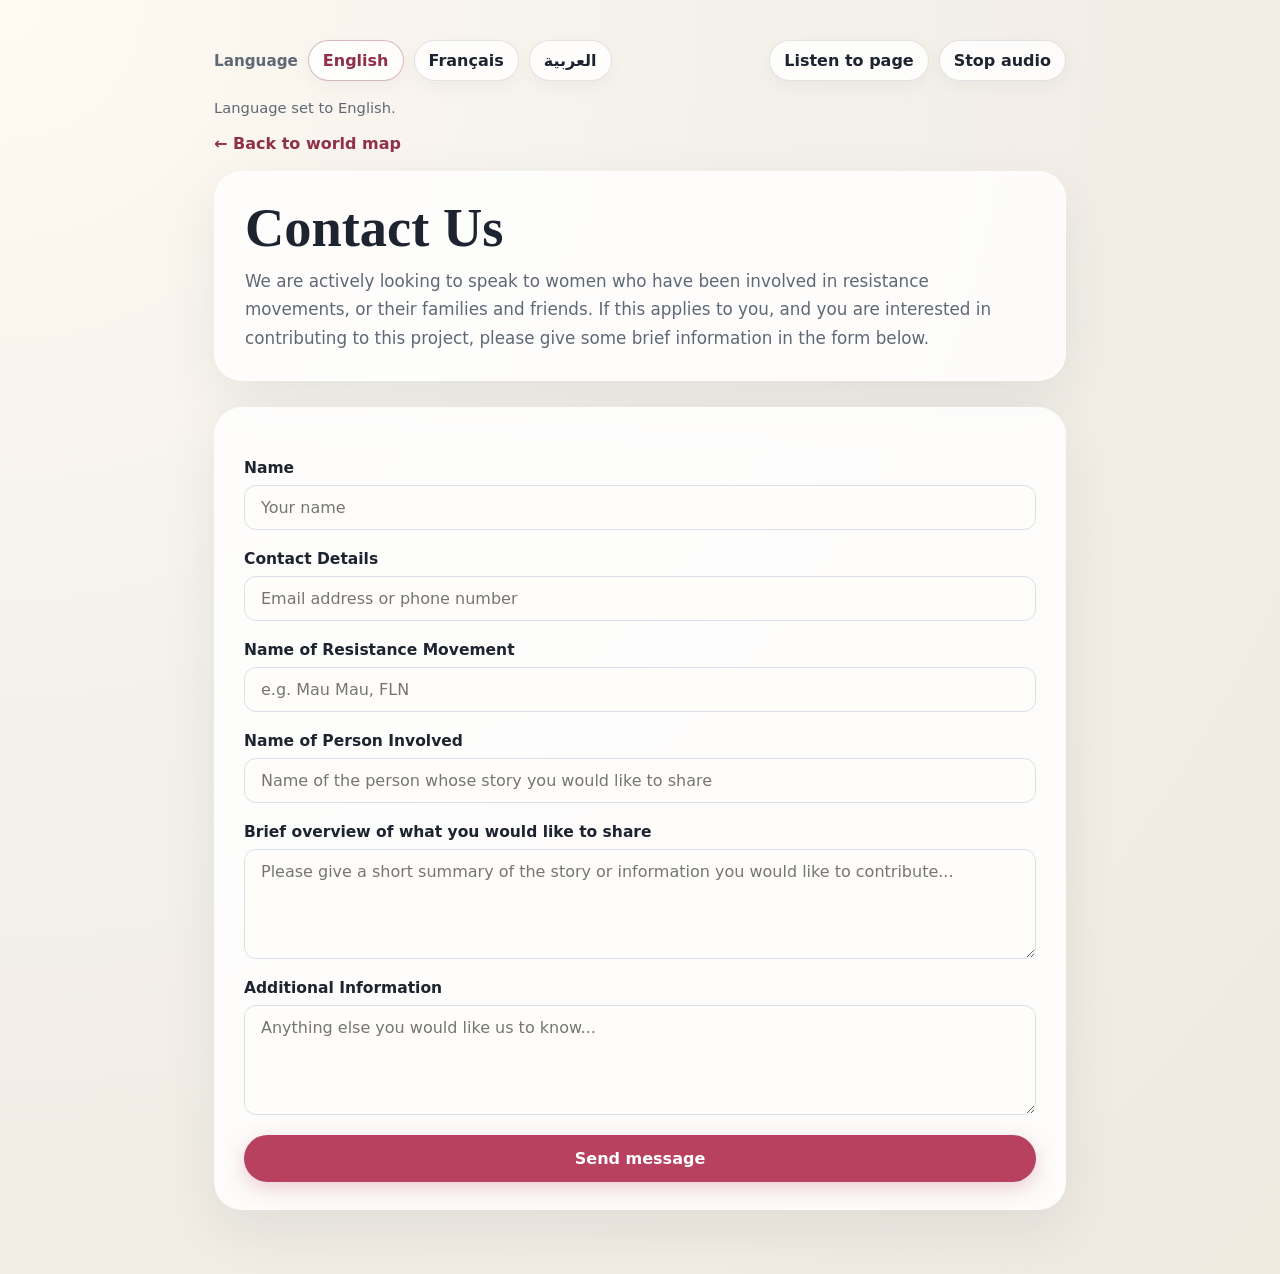
<file: contact.html>
<!DOCTYPE html>
<html lang="en">
<head>
  <meta charset="UTF-8">
  <meta name="viewport" content="width=device-width, initial-scale=1.0">
  <title>Contact Us | Women in Resistance</title>
  <link rel="stylesheet" href="styles.css">
  <style>
    .contact-form { display: grid; gap: 20px; margin-top: 24px; }
    .form-group { display: flex; flex-direction: column; gap: 8px; }
    .form-group label { font-weight: 700; font-size: 0.97rem; color: var(--ink); }
    .form-group input, .form-group textarea {
      font-family: inherit; font-size: 1rem; color: var(--ink);
      background: var(--paper); border: 1px solid var(--line);
      border-radius: 12px; padding: 12px 16px;
      transition: border-color 0.2s ease, box-shadow 0.2s ease;
      outline: none; width: 100%; box-sizing: border-box;
    }
    .form-group input:focus, .form-group textarea:focus {
      border-color: rgba(143,49,73,0.45);
      box-shadow: 0 0 0 3px rgba(143,49,73,0.12);
    }
    .form-group textarea { resize: vertical; min-height: 110px; }
    .submit-btn {
      appearance: none; background: var(--highlight); color: #fff;
      border: none; border-radius: 999px; padding: 14px 36px;
      font: inherit; font-weight: 700; font-size: 1rem; cursor: pointer;
      transition: background 0.2s ease, transform 0.2s ease;
      align-self: start; box-shadow: 0 6px 20px rgba(183,65,94,0.25);
    }
    .submit-btn:hover { background: var(--highlight-dark); transform: translateY(-1px); }
    .submit-btn:focus-visible { outline: 3px solid rgba(143,49,73,0.45); outline-offset: 4px; }
    .form-success {
      display: none; background: #f2fbf5; border: 1px solid #b6dfca;
      border-radius: 18px; padding: 22px 24px; color: #1a4a2e;
      font-size: 1.02rem; line-height: 1.7; margin-top: 8px;
    }
    .form-success.visible { display: block; }
  </style>
</head>
<body class="story-page" data-page="contact">
  <a class="skip-link" href="#main-content">Skip to main content</a>
  <div class="story-shell">
    <div class="toolbar" aria-label="Accessibility and language controls">
      <div class="toolbar-group">
        <span class="toolbar-label" data-i18n="toolbar.language">Language</span>
        <button class="control-btn lang-btn" data-lang="en" aria-pressed="true">English</button>
        <button class="control-btn lang-btn" data-lang="fr" aria-pressed="false">Français</button>
        <button class="control-btn lang-btn" data-lang="ar" aria-pressed="false">العربية</button>
      </div>
      <div class="toolbar-group">
        <button class="control-btn tts-btn" type="button" data-i18n="toolbar.listen">Listen to page</button>
        <button class="control-btn stop-tts-btn" type="button" data-i18n="toolbar.stop">Stop audio</button>
      </div>
    </div>
    <p class="status-note" aria-live="polite"></p>
    <a class="back-link" href="index.html" data-i18n="story.back">← Back to world map</a>

    <section class="story-hero">
      <h1 data-i18n="contact.title">Contact Us</h1>
      <p class="story-subtitle" data-i18n="contact.intro">We are actively looking to speak to women who have been involved in resistance movements, or their families and friends. If this applies to you, and you are interested in contributing to this project, please give some brief information in the form below.</p>
    </section>

    <main id="main-content">
      <div class="story-content">
        <div id="form-success" class="form-success" role="alert" data-i18n="contact.success">
          Thank you for getting in touch. We will review your message and be in contact soon.
        </div>

        <form class="contact-form" id="contact-form" novalidate>

          <div class="form-group">
            <label for="name" data-i18n="contact.label.name">Name</label>
            <input type="text" id="name" name="name" autocomplete="name"
              placeholder="Your name"
              data-i18n-placeholder="contact.placeholder.name">
          </div>

          <div class="form-group">
            <label for="contact" data-i18n="contact.label.contact">Contact Details</label>
            <input type="text" id="contact" name="contact"
              placeholder="Email address or phone number"
              data-i18n-placeholder="contact.placeholder.contact">
          </div>

          <div class="form-group">
            <label for="movement" data-i18n="contact.label.movement">Name of Resistance Movement</label>
            <input type="text" id="movement" name="movement"
              placeholder="e.g. Mau Mau, FLN"
              data-i18n-placeholder="contact.placeholder.movement">
          </div>

          <div class="form-group">
            <label for="person" data-i18n="contact.label.person">Name of Person Involved</label>
            <input type="text" id="person" name="person"
              placeholder="Name of the person whose story you would like to share"
              data-i18n-placeholder="contact.placeholder.person">
          </div>

          <div class="form-group">
            <label for="overview" data-i18n="contact.label.overview">Brief overview of what you would like to share</label>
            <textarea id="overview" name="overview"
              placeholder="Please give a short summary of the story or information you would like to contribute..."
              data-i18n-placeholder="contact.placeholder.overview"></textarea>
          </div>

          <div class="form-group">
            <label for="additional" data-i18n="contact.label.additional">Additional Information</label>
            <textarea id="additional" name="additional"
              placeholder="Anything else you would like us to know..."
              data-i18n-placeholder="contact.placeholder.additional"></textarea>
          </div>

          <button type="submit" class="submit-btn" data-i18n="contact.submit">Send message</button>

        </form>
      </div>
    </main>
  </div>

  <script src="script.js"></script>
  <script>
    document.getElementById('contact-form').addEventListener('submit', function(e) {
      e.preventDefault();
      this.style.display = 'none';
      document.getElementById('form-success').classList.add('visible');
      window.scrollTo({ top: 0, behavior: 'smooth' });
    });
  </script>
</body>
</html>
</file>
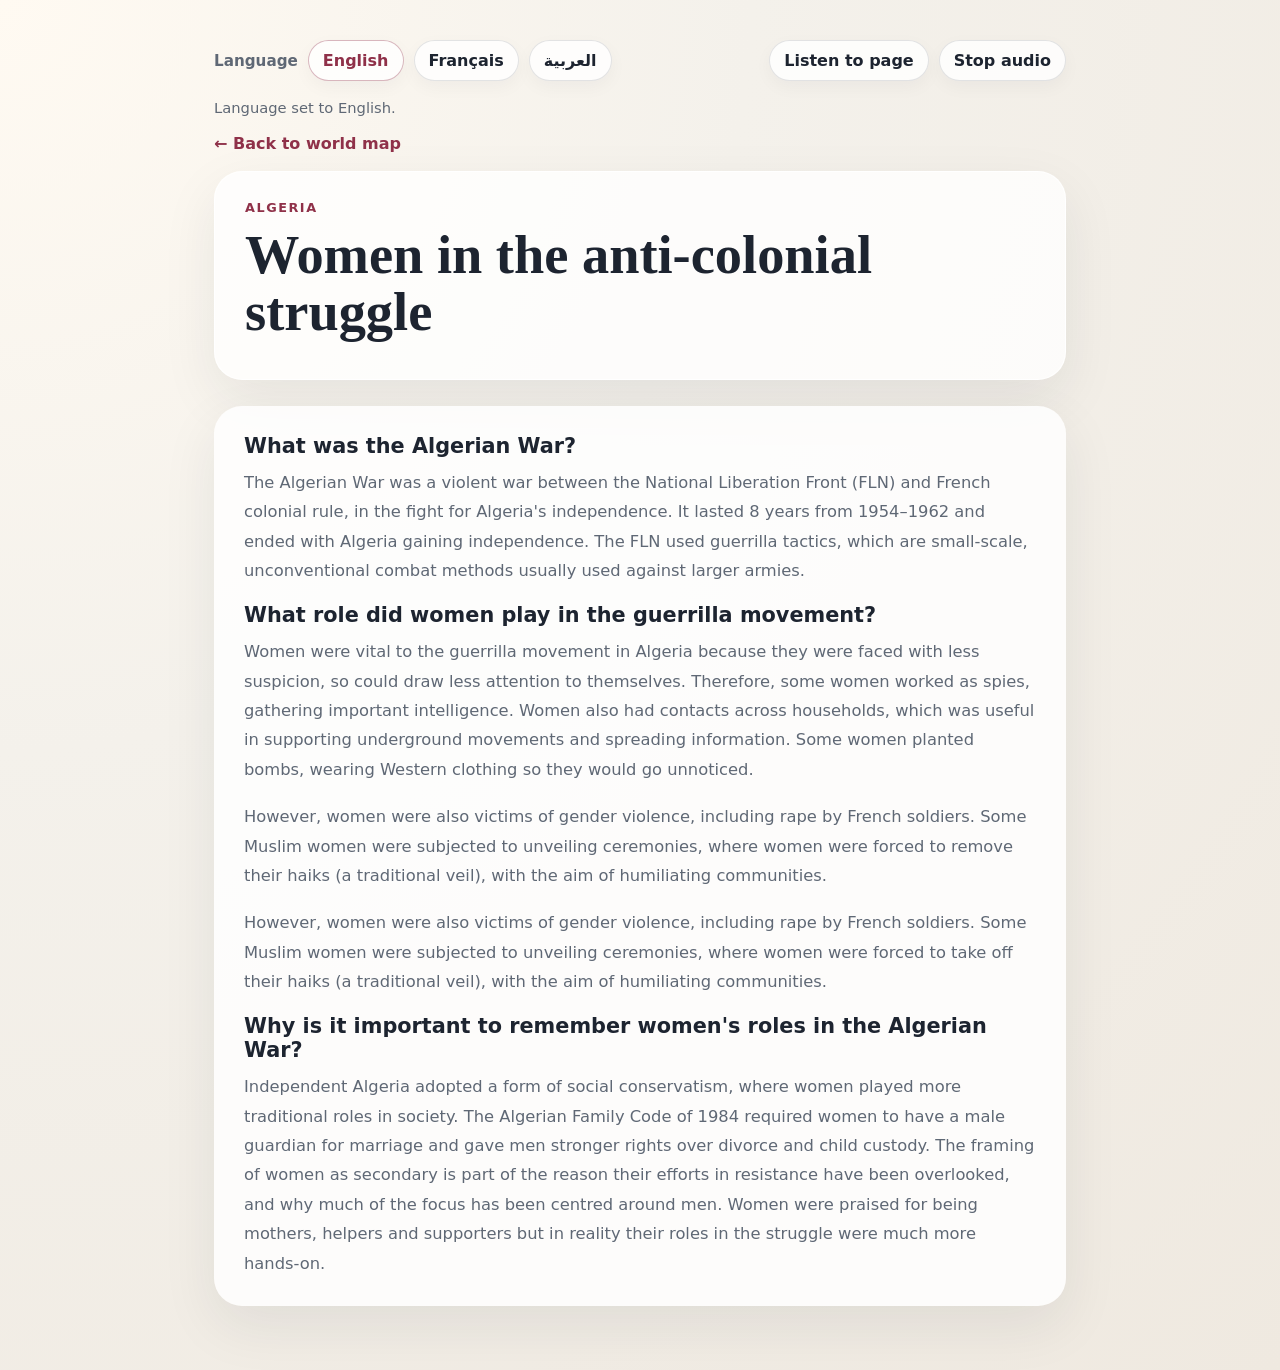
<file: stories/algeria.html>
<!DOCTYPE html>
<html lang="en">
<head>
  <meta charset="UTF-8">
  <meta name="viewport" content="width=device-width, initial-scale=1.0">
  <title>Algeria | Women in Resistance</title>
  <link rel="stylesheet" href="../styles.css">
</head>
<body class="story-page" data-page="algeria">
  <a class="skip-link" href="#main-content">Skip to main content</a>
  <div class="story-shell">
    <div class="toolbar" aria-label="Accessibility and language controls">
      <div class="toolbar-group">
        <span class="toolbar-label" data-i18n="toolbar.language">Language</span>
        <button class="control-btn lang-btn" data-lang="en" aria-pressed="true">English</button>
        <button class="control-btn lang-btn" data-lang="fr" aria-pressed="false">Français</button>
        <button class="control-btn lang-btn" data-lang="ar" aria-pressed="false">العربية</button>
      </div>
      <div class="toolbar-group">
        <button class="control-btn tts-btn" type="button" data-i18n="toolbar.listen">Listen to page</button>
        <button class="control-btn stop-tts-btn" type="button" data-i18n="toolbar.stop">Stop audio</button>
      </div>
    </div>
    <p class="status-note" aria-live="polite"></p>
    <a class="back-link" href="../index.html" data-i18n="story.back">← Back to world map</a>

    <section class="story-hero">
      <p class="eyebrow" data-i18n="story.algeria.country">Algeria</p>
      <h1 data-i18n="story.algeria.title">Women in the anti-colonial struggle</h1>
    </section>

    <main id="main-content">
      <article class="story-content">

        <h2 data-i18n="story.algeria.h1">What was the Algerian War?</h2>
        <p data-i18n="story.algeria.p1">The Algerian War was a violent war between the National Liberation Front (FLN) and French colonial rule, in the fight for Algeria's independence. It lasted 8 years from 1954–1962 and ended with Algeria gaining independence. The FLN used guerrilla tactics, which are small-scale, unconventional combat methods usually used against larger armies.</p>

        <h2 data-i18n="story.algeria.h2">What role did women play in the guerrilla movement?</h2>
        <p data-i18n="story.algeria.p2">Women were vital to the guerrilla movement in Algeria because they were faced with less suspicion, so could draw less attention to themselves. Therefore, some women worked as spies, gathering important intel. Women also had contacts across households, which was useful in supporting underground movements and spreading information.</p>
        <p data-i18n="story.algeria.p2b">Women also played practical roles: some women planted bombs whilst wearing western clothing so they could remain unnoticed. This posed a massive risk not only to their freedom if they were caught but also their lives.</p>
        <p data-i18n="story.algeria.p2c">However, women were also victims of gender violence, including rape by French soldiers. Some Muslim women were subjected to unveiling ceremonies, where women were forced to take off their haiks (a traditional veil), with the aim of humiliating communities.</p>

        <h2 data-i18n="story.algeria.h3">Why is it important to remember women's roles in the Algerian War?</h2>
        <p data-i18n="story.algeria.p3">Independent Algeria adopted a form of social conservatism, where women played more traditional roles in society. The Algerian Family Code of 1984 required women to have a male guardian for marriage and gave men stronger rights over divorce and child custody. The framing of women as secondary is part of the reason their efforts in resistance have been overlooked, and why much of the focus has been centred around men. Women were praised for being mothers, helpers and supporters but in reality their roles in the struggle were much more hands-on.</p>

      </article>
    </main>
  </div>
  <script src="../script.js"></script>
</body>
</html>
</file>
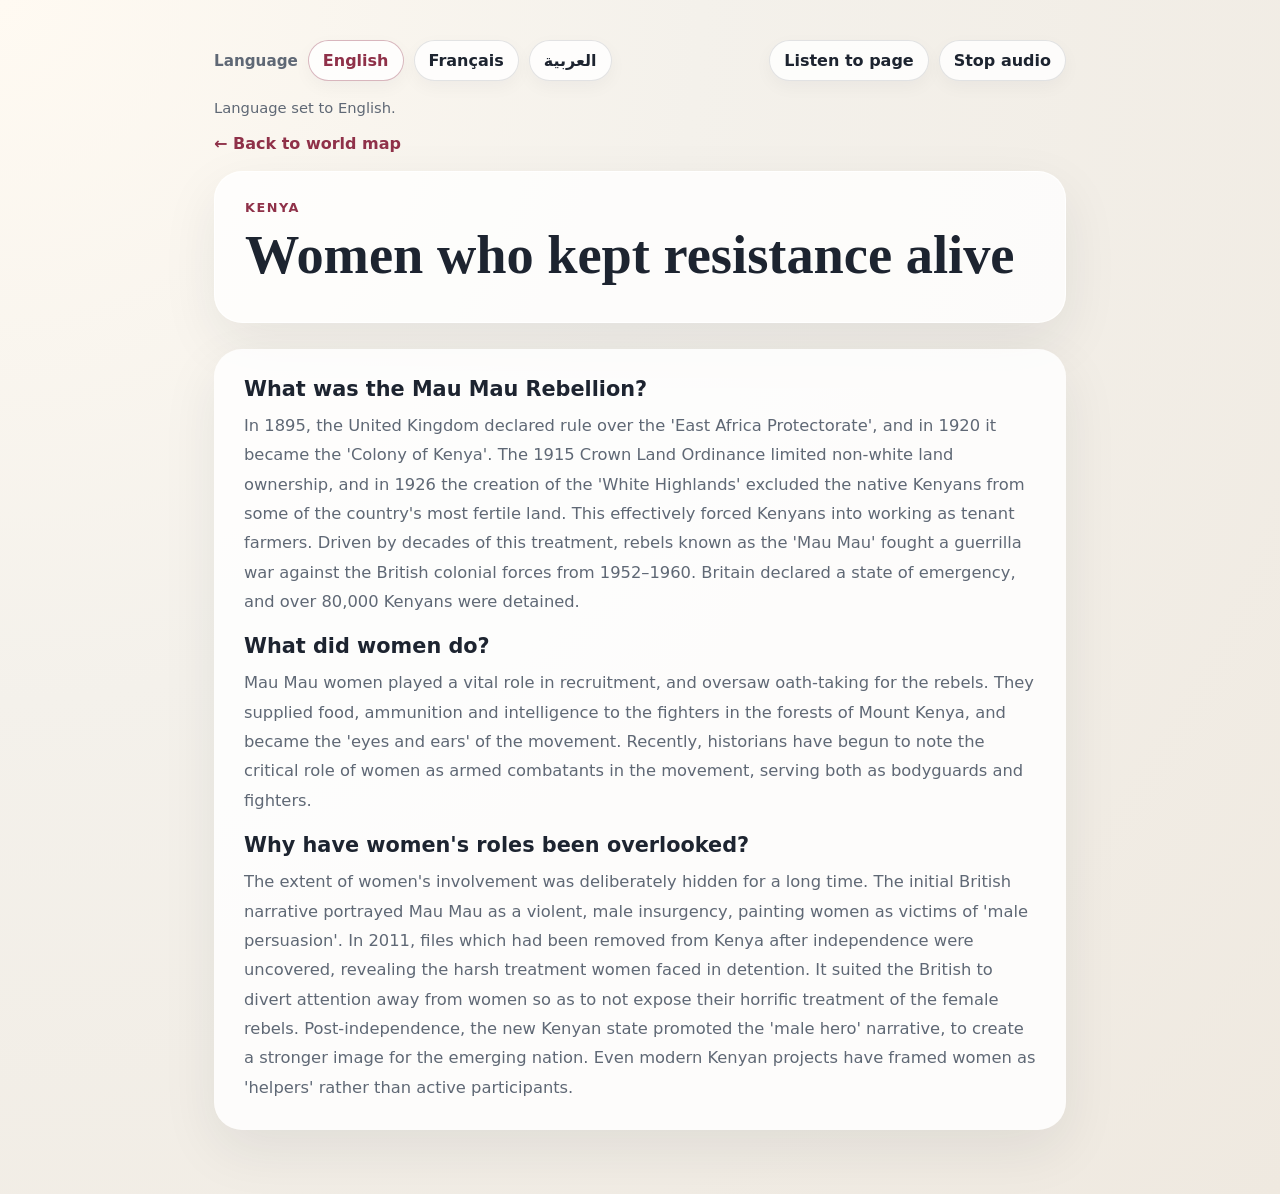
<file: stories/kenya.html>
<!DOCTYPE html>
<html lang="en">
<head>
  <meta charset="UTF-8">
  <meta name="viewport" content="width=device-width, initial-scale=1.0">
  <title>Kenya | Women in Resistance</title>
  <link rel="stylesheet" href="../styles.css">
</head>
<body class="story-page" data-page="kenya">
  <a class="skip-link" href="#main-content">Skip to main content</a>
  <div class="story-shell">
    <div class="toolbar" aria-label="Accessibility and language controls">
      <div class="toolbar-group">
        <span class="toolbar-label" data-i18n="toolbar.language">Language</span>
        <button class="control-btn lang-btn" data-lang="en" aria-pressed="true">English</button>
        <button class="control-btn lang-btn" data-lang="fr" aria-pressed="false">Français</button>
        <button class="control-btn lang-btn" data-lang="ar" aria-pressed="false">العربية</button>
      </div>
      <div class="toolbar-group">
        <button class="control-btn tts-btn" type="button" data-i18n="toolbar.listen">Listen to page</button>
        <button class="control-btn stop-tts-btn" type="button" data-i18n="toolbar.stop">Stop audio</button>
      </div>
    </div>
    <p class="status-note" aria-live="polite"></p>
    <a class="back-link" href="../index.html" data-i18n="story.back">← Back to world map</a>

    <section class="story-hero">
      <p class="eyebrow" data-i18n="story.kenya.country">Kenya</p>
      <h1 data-i18n="story.kenya.title">Women who kept resistance alive</h1>
    </section>

    <main id="main-content">
      <article class="story-content">

        <h2 data-i18n="story.kenya.h1">What was the Mau Mau Rebellion?</h2>
        <p data-i18n="story.kenya.p1">In 1895, the United Kingdom declared rule over the 'East Africa Protectorate', and in 1920 it became the 'Colony of Kenya'. The 1915 Crown Land Ordinance limited non-white land ownership, and in 1926 the creation of the 'White Highlands' excluded the native Kenyans from some of the country's most fertile land. This effectively forced Kenyans into working as tenant farmers. Driven by decades of this treatment, rebels known as the 'Mau Mau' fought a guerrilla war against the British colonial forces from 1952–1960. Britain declared a state of emergency, and over 80,000 Kenyans were detained.</p>

        <h2 data-i18n="story.kenya.h2">What did women do?</h2>
        <p data-i18n="story.kenya.p2">Mau Mau women played a vital role in recruitment, and oversaw oath-taking for the rebels. They supplied food, ammunition and intelligence to the fighters in the forests of Mount Kenya, and became the 'eyes and ears' of the movement. Recently, historians have begun to note the critical role of women as armed combatants in the movement, serving both as bodyguards and fighters.</p>

        <h2 data-i18n="story.kenya.h3">Why have women's roles been overlooked?</h2>
        <p data-i18n="story.kenya.p3">The extent of women's involvement was deliberately hidden for a long time. The initial British narrative portrayed Mau Mau as a violent, male insurgency, painting women as victims of 'male persuasion'. In 2011, files which had been removed from Kenya after independence were uncovered, revealing the harsh treatment women faced in detention. It suited the British to divert attention away from women so as to not expose their horrific treatment of the female rebels. Post-independence, the new Kenyan state promoted the 'male hero' narrative, to create a stronger image for the emerging nation. Even modern Kenyan projects have framed women as 'helpers' rather than active participants.</p>

      </article>
    </main>
  </div>
  <script src="../script.js"></script>
</body>
</html>
</file>
<file: styles.css>
:root {
  --bg: #f4f1eb;
  --paper: #fffdf9;
  --ink: #1d2430;
  --muted: #5f6875;
  --line: #d9dfeb;
  --ocean: #edf3f8;
  --land: #d8dee7;
  --land-stroke: #ffffff;
  --highlight: #b7415e;
  --highlight-dark: #8f3149;
  --card-shadow: 0 20px 55px rgba(25, 35, 52, 0.08);
}

* { box-sizing: border-box; }

body {
  margin: 0;
  font-family: Inter, ui-sans-serif, system-ui, -apple-system, BlinkMacSystemFont, "Segoe UI", sans-serif;
  color: var(--ink);
  background:
    radial-gradient(circle at top left, #fffaf2 0, #f4f1eb 40%, #efe9e0 100%);
}

.page-shell {
  max-width: 1240px;
  margin: 0 auto;
  padding: 40px 24px 56px;
}

.hero {
  padding: 18px 0 24px;
}

.eyebrow {
  text-transform: uppercase;
  letter-spacing: 0.12em;
  color: var(--highlight-dark);
  font-size: 0.8rem;
  font-weight: 700;
  margin: 0 0 12px;
}

h1 {
  font-family: Georgia, "Times New Roman", serif;
  font-size: clamp(2.2rem, 5vw, 4.1rem);
  line-height: 1.05;
  margin: 0 0 14px;
  max-width: 12ch;
}

.intro {
  font-size: 1.05rem;
  line-height: 1.75;
  max-width: 70ch;
  margin: 0;
  color: var(--muted);
}

.content {
  display: grid;
  gap: 28px;
}

.map-panel {
  background: rgba(255,255,255,0.72);
  backdrop-filter: blur(8px);
  border: 1px solid rgba(255,255,255,0.7);
  border-radius: 28px;
  box-shadow: var(--card-shadow);
  padding: 22px;
}

.panel-head {
  display: flex;
  justify-content: space-between;
  align-items: end;
  gap: 20px;
  margin-bottom: 16px;
}

.panel-head h2 {
  margin: 0 0 8px;
  font-size: 1.45rem;
}

.panel-head p {
  margin: 0;
  color: var(--muted);
  max-width: 68ch;
  line-height: 1.65;
}

.legend {
  white-space: nowrap;
  color: var(--muted);
  font-size: 0.96rem;
}

.legend-swatch {
  display: inline-block;
  width: 14px;
  height: 14px;
  background: var(--highlight);
  border-radius: 999px;
  margin-right: 8px;
  vertical-align: -2px;
  box-shadow: 0 0 0 6px rgba(183, 65, 94, 0.16);
}

.map-wrap {
  background: var(--paper);
  border: 1px solid var(--line);
  border-radius: 22px;
  padding: 10px;
}

.world-map {
  display: block;
  width: 100%;
  height: auto;
}

.ocean {
  fill: var(--ocean);
}

.country {
  fill: var(--land);
  stroke: var(--land-stroke);
  stroke-width: 1;
  transition: fill 0.2s ease, transform 0.2s ease;
}

.highlight {
  fill: var(--highlight);
  cursor: pointer;
}

.highlight:hover,
.story-card:hover {
  transform: translateY(-1px);
}

.highlight:hover {
  fill: var(--highlight-dark);
}

.marker-link { text-decoration: none; }

.marker-dot {
  fill: #fff;
  stroke: var(--highlight-dark);
  stroke-width: 3;
}

.marker-ring {
  fill: rgba(183, 65, 94, 0.14);
  stroke: none;
}

.marker-label {
  fill: var(--ink);
  font-size: 16px;
  font-weight: 700;
  paint-order: stroke;
  stroke: rgba(255,255,255,0.85);
  stroke-width: 4px;
  stroke-linejoin: round;
}

.story-grid {
  display: grid;
  grid-template-columns: repeat(2, minmax(0, 1fr));
  gap: 18px;
}

.story-card {
  text-decoration: none;
  color: inherit;
  background: rgba(255,255,255,0.85);
  border: 1px solid rgba(255,255,255,0.9);
  box-shadow: var(--card-shadow);
  border-radius: 24px;
  padding: 22px 22px 20px;
  transition: transform 0.2s ease, box-shadow 0.2s ease;
}

.story-card:hover {
  box-shadow: 0 26px 62px rgba(25, 35, 52, 0.12);
}

.story-kicker {
  display: inline-block;
  color: var(--highlight-dark);
  font-weight: 700;
  letter-spacing: 0.04em;
  font-size: 0.82rem;
  text-transform: uppercase;
  margin-bottom: 10px;
}

.story-card h3 {
  margin: 0 0 10px;
  font-size: 1.18rem;
  line-height: 1.35;
}

.story-card p {
  margin: 0;
  color: var(--muted);
  line-height: 1.65;
}

.story-page {
  min-height: 100vh;
}

.story-shell {
  max-width: 900px;
  margin: 0 auto;
  padding: 40px 24px 64px;
}

.back-link {
  color: var(--highlight-dark);
  text-decoration: none;
  font-weight: 700;
}

.back-link:hover { text-decoration: underline; }

.story-hero {
  margin: 18px 0 26px;
  padding: 28px 30px;
  border-radius: 28px;
  background: rgba(255,255,255,0.78);
  box-shadow: var(--card-shadow);
  border: 1px solid rgba(255,255,255,0.9);
}

.story-hero h1 {
  max-width: none;
  font-size: clamp(2rem, 4.4vw, 3.4rem);
  margin-bottom: 10px;
}

.story-subtitle {
  margin: 0;
  color: var(--muted);
  font-size: 1.05rem;
  line-height: 1.7;
}

.story-content {
  background: rgba(255,255,255,0.85);
  border-radius: 28px;
  box-shadow: var(--card-shadow);
  padding: 28px 30px;
}

.story-content h2 {
  font-size: 1.18rem;
  margin: 0 0 10px;
}

.story-content p {
  margin: 0 0 18px;
  color: #374150;
  line-height: 1.8;
  font-size: 1.02rem;
}

.story-content p:last-child {
  margin-bottom: 0;
}

.callout {
  border-left: 4px solid var(--highlight);
  padding: 14px 16px;
  background: #fcf2f5;
  border-radius: 14px;
  margin: 20px 0;
  color: #4a3140;
}

@media (max-width: 920px) {
  .panel-head {
    flex-direction: column;
    align-items: start;
  }

  .story-grid {
    grid-template-columns: 1fr;
  }
}

@media (max-width: 640px) {
  .page-shell,
  .story-shell {
    padding-left: 16px;
    padding-right: 16px;
  }

  .map-panel,
  .story-hero,
  .story-content {
    padding: 18px;
    border-radius: 22px;
  }

  .marker-label {
    font-size: 13px;
  }
}


.skip-link {
  position: absolute;
  left: 16px;
  top: -48px;
  background: var(--ink);
  color: #fff;
  padding: 10px 14px;
  border-radius: 12px;
  z-index: 1000;
  text-decoration: none;
  font-weight: 700;
}
.skip-link:focus { top: 16px; }

.visually-hidden {
  position: absolute !important;
  height: 1px; width: 1px;
  overflow: hidden;
  clip: rect(1px, 1px, 1px, 1px);
  white-space: nowrap;
}

.toolbar {
  display: flex;
  flex-wrap: wrap;
  gap: 10px;
  align-items: center;
  justify-content: space-between;
  margin: 0 0 18px;
}

.toolbar-group {
  display: flex;
  flex-wrap: wrap;
  gap: 10px;
  align-items: center;
}

.toolbar-label {
  color: var(--muted);
  font-size: 0.95rem;
  font-weight: 600;
}

.control-btn {
  appearance: none;
  border: 1px solid rgba(29,36,48,0.12);
  background: rgba(255,255,255,0.82);
  color: var(--ink);
  border-radius: 999px;
  padding: 10px 14px;
  font: inherit;
  font-weight: 600;
  cursor: pointer;
  box-shadow: 0 6px 18px rgba(25,35,52,0.04);
}

.control-btn[aria-pressed="true"],
.control-btn:hover {
  border-color: rgba(143,49,73,0.35);
  color: var(--highlight-dark);
}

.status-note {
  min-height: 1.25rem;
  color: var(--muted);
  font-size: 0.92rem;
}

.map-wrap:focus-within,
.story-card:focus-visible,
.marker-link:focus-visible,
.back-link:focus-visible,
.control-btn:focus-visible,
.story-list a:focus-visible {
  outline: 3px solid rgba(143,49,73,0.35);
  outline-offset: 4px;
}

.story-list-panel {
  background: rgba(255,255,255,0.72);
  backdrop-filter: blur(8px);
  border: 1px solid rgba(255,255,255,0.7);
  border-radius: 28px;
  box-shadow: var(--card-shadow);
  padding: 22px;
}

.story-list {
  margin: 12px 0 0;
  padding-left: 20px;
  color: var(--muted);
  line-height: 1.8;
}

.story-list a {
  color: var(--highlight-dark);
  font-weight: 600;
  text-decoration-thickness: 1px;
}

.callout {
  margin: 22px 0;
  background: #fbf5f7;
  border: 1px solid #edd6de;
  border-left: 4px solid var(--highlight);
  border-radius: 18px;
  padding: 16px 18px;
  line-height: 1.65;
}

.story-actions {
  display: flex;
  flex-wrap: wrap;
  gap: 10px;
  margin: 0 0 18px;
}

.story-content h2 {
  margin-top: 0;
  font-size: 1.3rem;
}

.story-content p {
  color: var(--muted);
  line-height: 1.8;
  font-size: 1.02rem;
}

[dir="rtl"] body,
[dir="rtl"] .page-shell,
[dir="rtl"] .story-shell { text-align: right; }
[dir="rtl"] .panel-head,
[dir="rtl"] .toolbar,
[dir="rtl"] .toolbar-group { direction: rtl; }
[dir="rtl"] .story-list { padding-left: 0; padding-right: 20px; }

@media (max-width: 900px) {
  .story-grid { grid-template-columns: 1fr; }
  .panel-head { flex-direction: column; align-items: start; }
  .toolbar { flex-direction: column; align-items: start; }
}

@media (prefers-reduced-motion: reduce) {
  * { scroll-behavior: auto !important; }
  .country, .highlight, .story-card { transition: none !important; }
}
</file>
